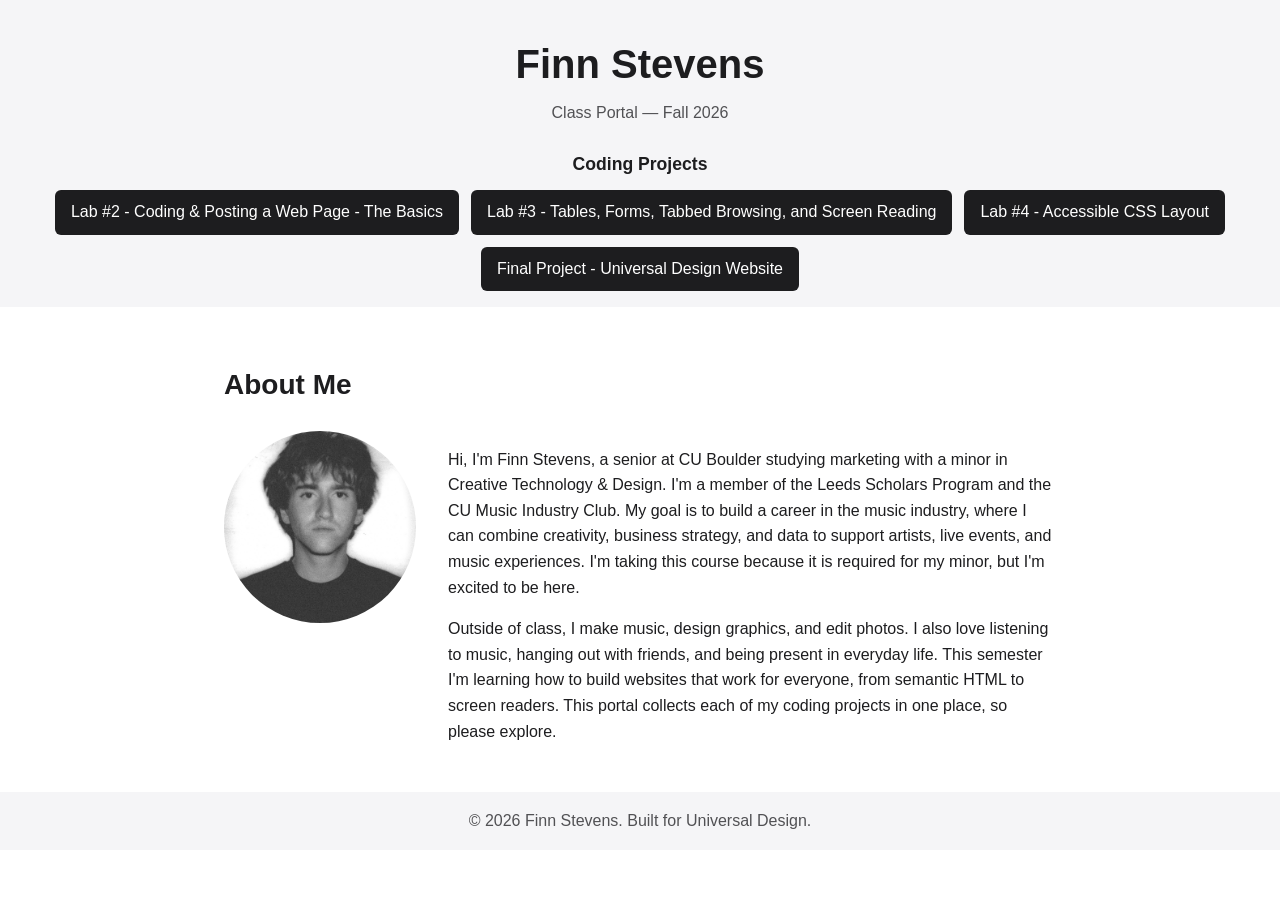
<file: index.html>
<!DOCTYPE html>
<html lang="en">
<head>
  <meta charset="utf-8">
  <meta name="viewport" content="width=device-width, initial-scale=1">
  <title>Finn Stevens | Class Portal, Fall 2026</title>
  <style>
    body {
      margin: 0;
      background-color: #ffffff;
      color: #1d1d1f;
      font-family: Arial, Helvetica, sans-serif;
      line-height: 1.6;
    }

    .skip-link {
      position: absolute;
      top: -4rem;
      left: 0;
      background-color: #1d1d1f;
      color: #ffffff;
      padding: 0.75rem 1.25rem;
    }
    .skip-link:focus {
      top: 0;
    }

    a { color: #1d1d1f; }
    a:focus { outline: 3px solid #1d1d1f; outline-offset: 3px; }

    header {
      background-color: #f5f5f7;
      text-align: center;
      padding: 2rem 1rem 1rem;
    }
    h1 { font-size: 2.5rem; margin: 0; }
    header p { color: #515154; margin: 0.25rem 0 1.5rem; }

    nav h2 { font-size: 1.1rem; margin: 0 0 0.75rem; }
    nav ul {
      display: flex;
      flex-wrap: wrap;
      justify-content: center;
      gap: 0.75rem;
      list-style: none;
      margin: 0;
      padding: 0;
    }
    nav a {
      display: block;
      background-color: #1d1d1f;
      color: #ffffff;
      text-decoration: none;
      padding: 0.6rem 1rem;
      border-radius: 6px;
    }
    nav a:hover { background-color: #515154; }
    nav a:focus { outline: 3px solid #1d1d1f; outline-offset: 3px; }

    main {
      max-width: 52rem;
      margin: 0 auto;
      padding: 2rem 1rem;
    }
    h2 { font-size: 1.75rem; }

    .about {
      display: grid;
      grid-template-columns: 12rem 1fr;
      gap: 2rem;
      align-items: start;
    }
    .about img {
      width: 100%;
      height: auto;
      aspect-ratio: 1 / 1;
      object-fit: cover;
      border-radius: 50%;
    }

    footer {
      background-color: #f5f5f7;
      color: #515154;
      text-align: center;
      padding: 1rem;
    }
    footer p { margin: 0; }

    @media (max-width: 40rem) {
      .about {
        grid-template-columns: 1fr;
      }
      .about img {
        max-width: 10rem;
        margin: 0 auto;
      }
    }
  </style>
</head>
<body>
  <a class="skip-link" href="#main">Skip to main content</a>

  <header>
    <h1>Finn Stevens</h1>
    <p>Class Portal &mdash; Fall 2026</p>

    <nav aria-labelledby="projects-heading">
      <h2 id="projects-heading">Coding Projects</h2>
      <ul>
        <li><a href="semantic-html5/index.html">Lab #2 - Coding &amp; Posting a Web Page - The Basics</a></li>
        <li><a href="5/index.html">Lab #3 - Tables, Forms, Tabbed Browsing, and Screen Reading</a></li>
        <li><a href="lab-4/index.html">Lab #4 - Accessible CSS Layout</a></li>
        <li><a href="final-project/index.html">Final Project - Universal Design Website</a></li>
      </ul>
    </nav>
  </header>

  <main id="main">
    <section aria-labelledby="about-heading">
      <h2 id="about-heading">About Me</h2>
      <div class="about">
        <img src="checkpoint%202/finn.jpg" alt="Black-and-white portrait of Finn Stevens" width="400" height="400">
        <div>
          <p>Hi, I'm Finn Stevens, a senior at CU Boulder studying marketing with a minor in Creative Technology &amp; Design. I'm a member of the Leeds Scholars Program and the CU Music Industry Club. My goal is to build a career in the music industry, where I can combine creativity, business strategy, and data to support artists, live events, and music experiences. I'm taking this course because it is required for my minor, but I'm excited to be here.</p>
          <p>Outside of class, I make music, design graphics, and edit photos. I also love listening to music, hanging out with friends, and being present in everyday life. This semester I'm learning how to build websites that work for everyone, from semantic HTML to screen readers. This portal collects each of my coding projects in one place, so please explore.</p>
        </div>
      </div>
    </section>
  </main>

  <footer>
    <p>&copy; 2026 Finn Stevens. Built for Universal Design.</p>
  </footer>
</body>
</html>
</file>
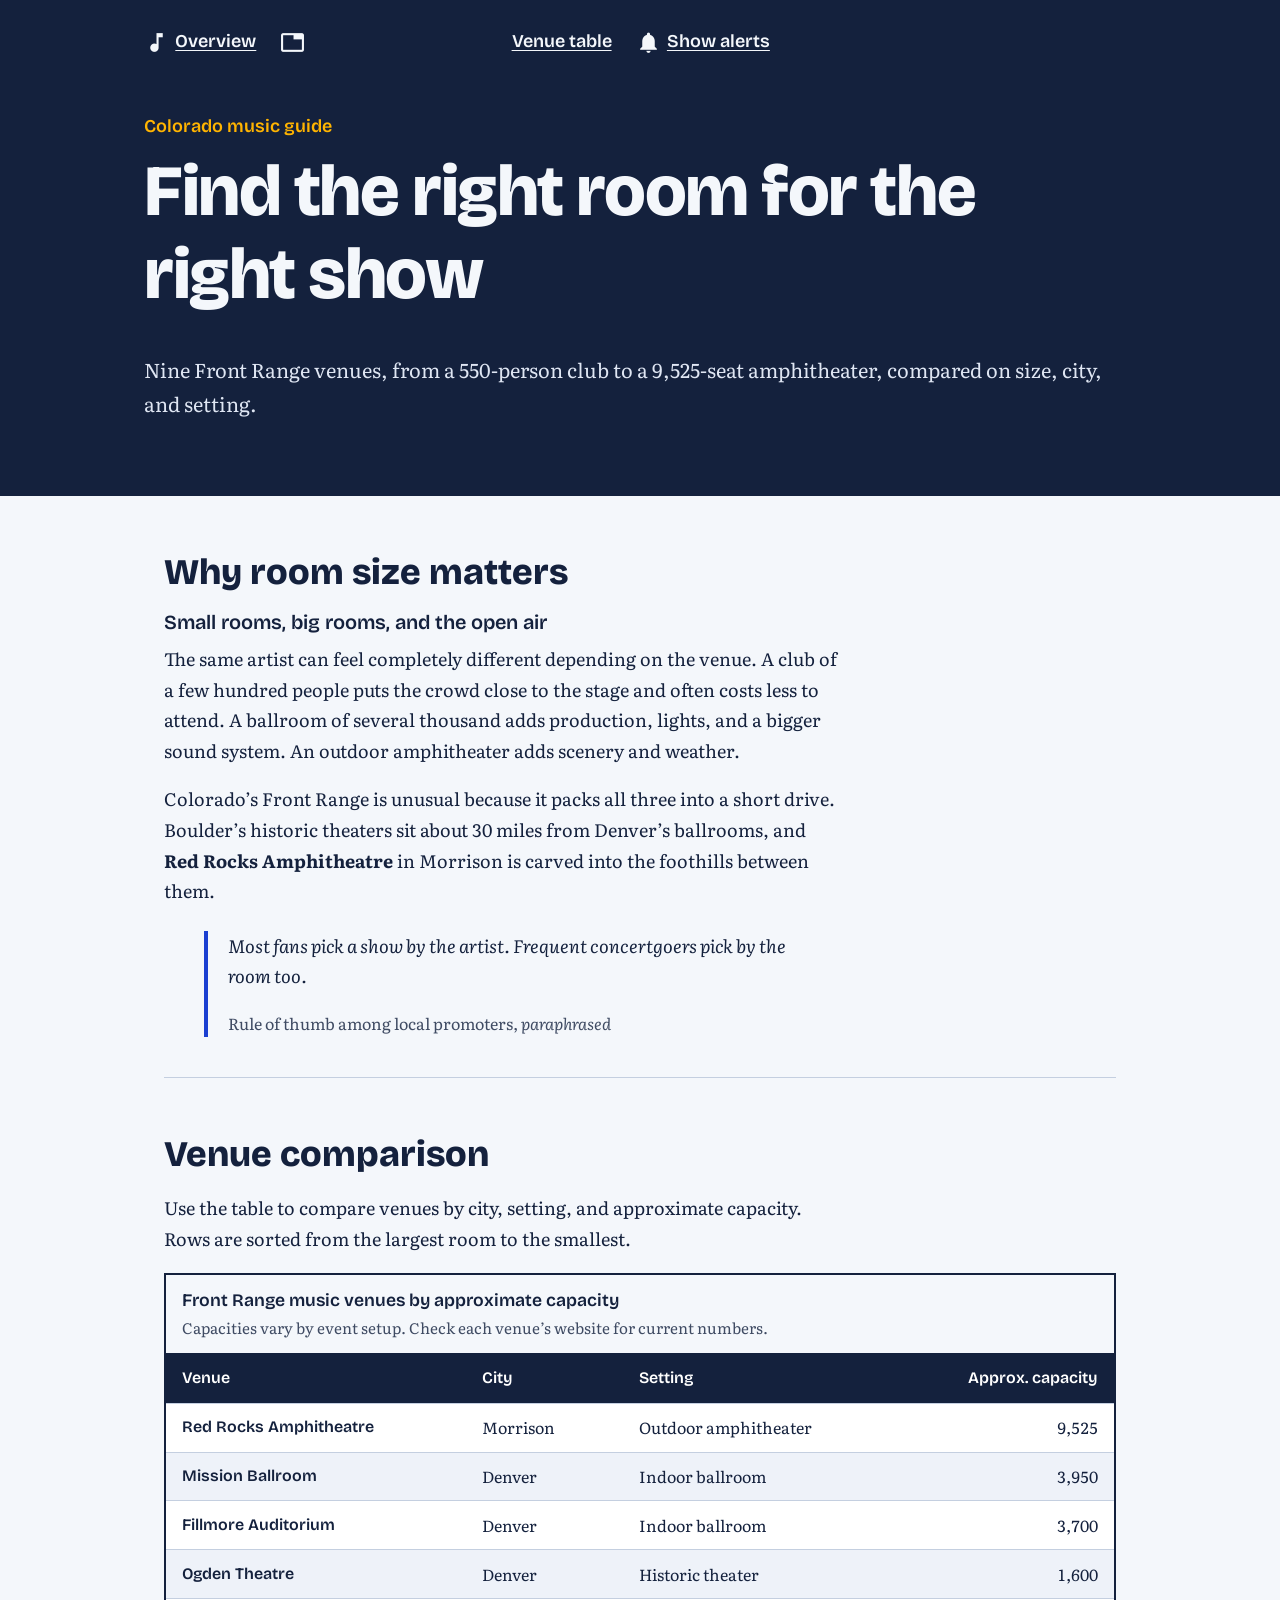
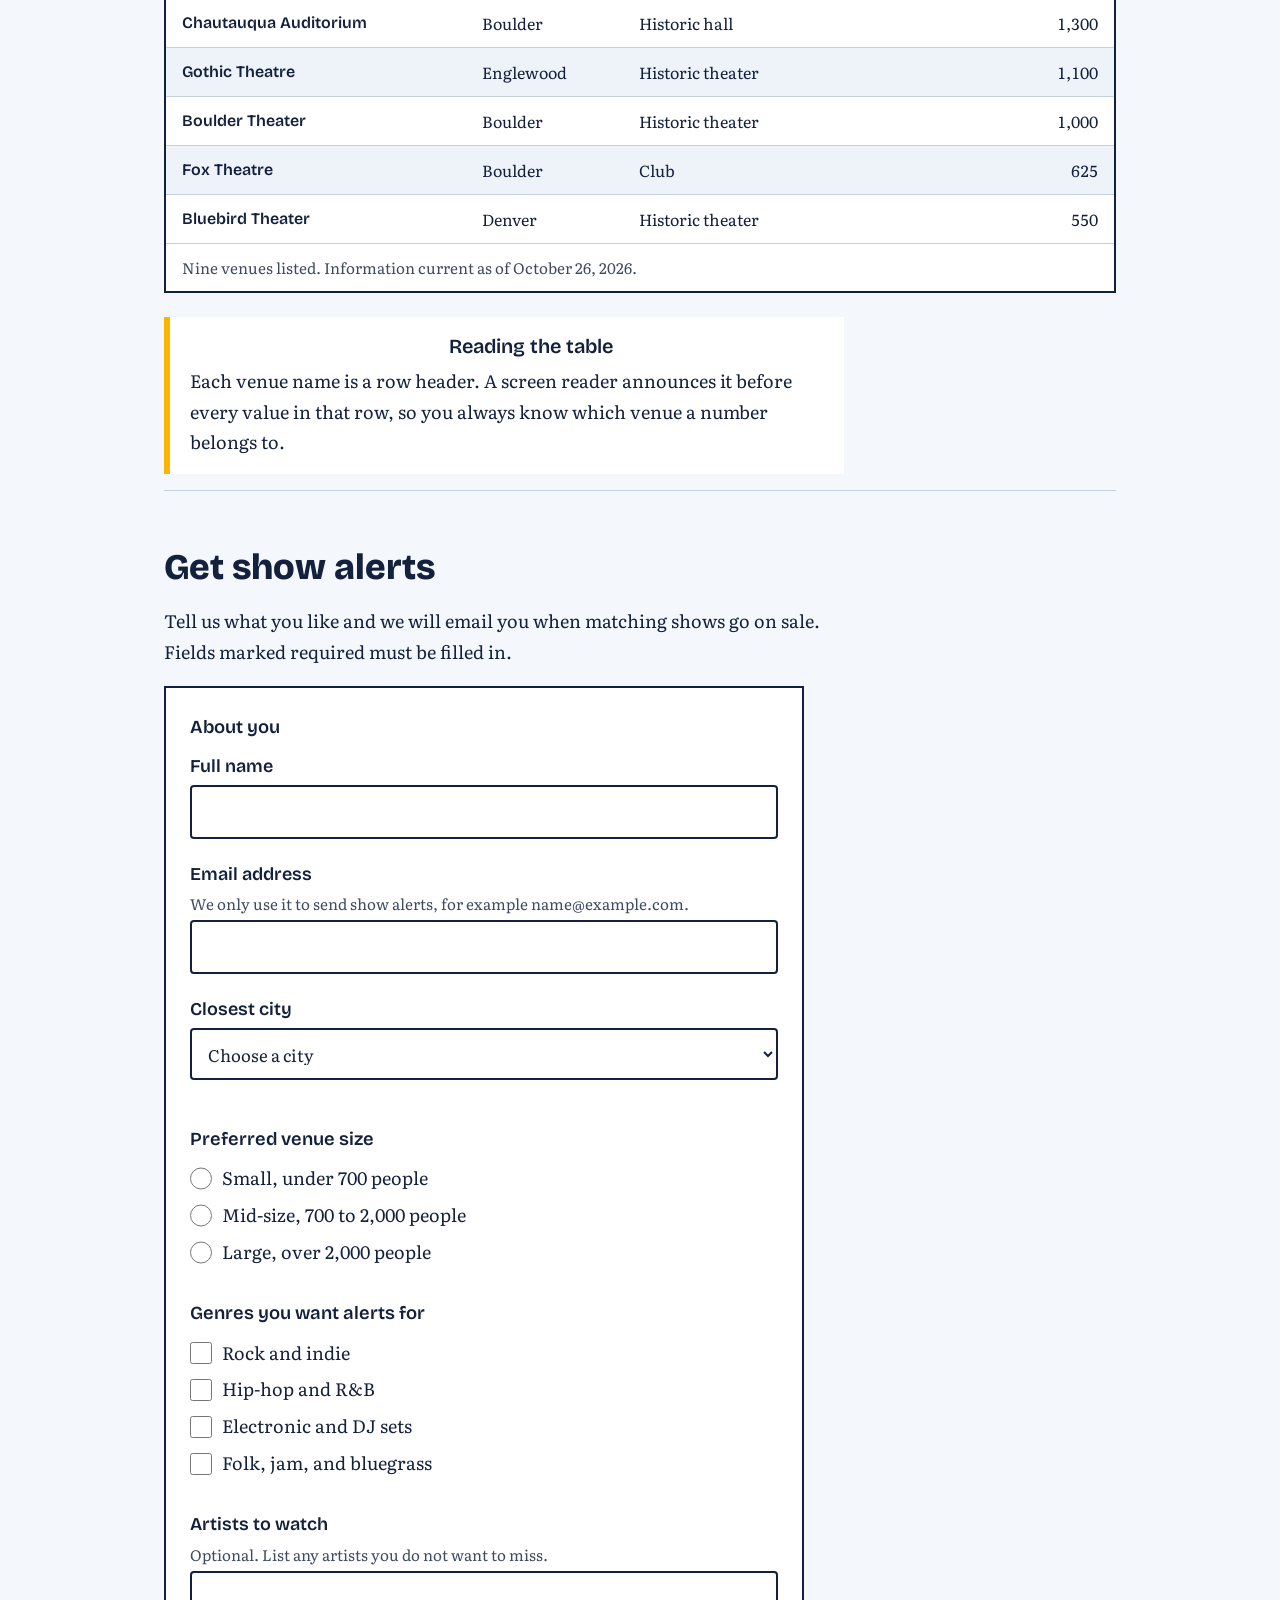
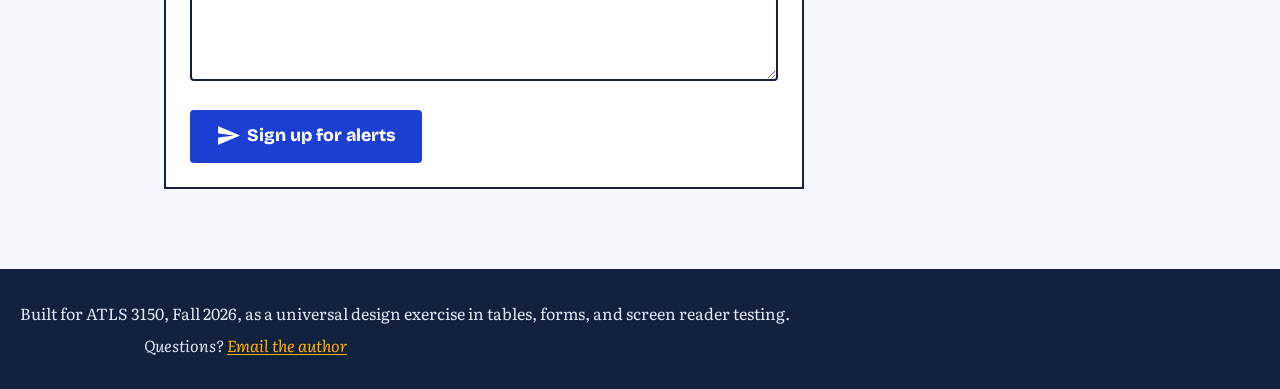
<file: 5/index.html>
<!DOCTYPE html>
<html lang="en">
<head>
<meta charset="utf-8">
<meta name="viewport" content="width=device-width, initial-scale=1">
<title>Front Range Live Music Venues: Capacity Guide and Show Alerts</title>
<meta name="description" content="A compare-at-a-glance table of Colorado Front Range music venues, plus an accessible sign-up form for show alerts.">
<link rel="preconnect" href="https://fonts.googleapis.com">
<link rel="preconnect" href="https://fonts.gstatic.com" crossorigin>
<link href="https://fonts.googleapis.com/css2?family=Bricolage+Grotesque:wght@600;800&amp;family=Literata:ital,wght@0,400;0,600;1,400&amp;display=swap" rel="stylesheet">
<link href="https://fonts.googleapis.com/icon?family=Material+Icons" rel="stylesheet">
<style>
:root {
  --ink: #14213d;
  --paper: #f4f7fb;
  --white: #ffffff;
  --blue: #1b3fd1;
  --amber: #ffb400;
  --line: #c4cfe0;
  --muted: #3f4b63;
  --head: "Bricolage Grotesque", "Helvetica Neue", Arial, sans-serif;
  --body: "Literata", Georgia, "Times New Roman", serif;
}
*, *::before, *::after { box-sizing: border-box; }
html { scroll-padding-top: 1rem; }
body {
  margin: 0;
  background: var(--paper);
  color: var(--ink);
  font-family: var(--body);
  font-size: 1.125rem;
  line-height: 1.7;
}
h1, h2, h3 { font-family: var(--head); line-height: 1.15; margin: 0 0 .5em; }
h1 { font-size: clamp(2.4rem, 7vw, 4.5rem); font-weight: 800; letter-spacing: -.02em; max-width: 16ch; }
h2 { font-size: clamp(1.6rem, 4vw, 2.25rem); font-weight: 800; }
h3 { font-size: 1.25rem; font-weight: 600; }
p { margin: 0 0 1em; max-width: 68ch; }
a { color: var(--blue); text-underline-offset: .15em; }
a:hover { text-decoration-thickness: 3px; }
:focus-visible { outline: 4px solid var(--amber); outline-offset: 3px; }

.material-icons { font-size: 1.4em; vertical-align: -.3em; margin-right: .25em; }

/* Skip navigation: CSS drop-down that appears on keyboard focus */
.skip { position: absolute; top: 0; left: 0; z-index: 100; }
.skip ul { list-style: none; margin: 0; padding: 0; transform: translateY(-120%); background: var(--amber); }
.skip:focus-within ul { transform: translateY(0); }
.skip a { display: block; padding: .75rem 1.25rem; color: var(--ink); font-family: var(--head); font-weight: 600; }
.skip a:focus-visible { outline: 4px solid var(--ink); outline-offset: -4px; }

/* Header */
.site-header { background: var(--ink); color: var(--paper); padding: 1.25rem 1.25rem 3.5rem; }
.site-header > * { max-width: 62rem; margin-inline: auto; }
.site-header nav ul { list-style: none; display: flex; flex-wrap: wrap; gap: .25rem 1.5rem; padding: 0; margin: 0 auto 3rem; }
.site-header nav a { color: var(--paper); font-family: var(--head); font-weight: 600; display: inline-block; padding: .4rem 0; }
.site-header .kicker { font-family: var(--head); font-weight: 600; color: var(--amber); margin: 0 auto .5rem; }
.site-header .lede { font-size: 1.25rem; color: #dfe6f3; }

main { max-width: 62rem; margin: 0 auto; padding: 0 1.25rem; }
main:focus { outline: none; }
main section { padding: 3.5rem 0 1rem; border-bottom: 1px solid var(--line); }
main section:last-of-type { border-bottom: 0; }

/* Table */
.table-wrap { overflow-x: auto; border: 2px solid var(--ink); background: var(--white); }
table { border-collapse: collapse; width: 100%; min-width: 38rem; font-size: 1rem; line-height: 1.4; }
caption { text-align: left; font-family: var(--head); font-weight: 600; font-size: 1.1rem; padding: .9rem 1rem; background: var(--paper); border-bottom: 2px solid var(--ink); }
caption small { display: block; font-family: var(--body); font-weight: 400; font-size: .95rem; color: var(--muted); margin-top: .2rem; }
th, td { padding: .8rem 1rem; text-align: left; border-bottom: 1px solid var(--line); vertical-align: top; }
thead th { background: var(--ink); color: var(--white); font-family: var(--head); font-weight: 600; }
tbody th { font-family: var(--head); font-weight: 600; }
td.num, th.num { text-align: right; font-variant-numeric: tabular-nums; }
tbody tr:nth-child(even) { background: #eef2f9; }
tfoot td { font-size: .95rem; color: var(--muted); border-bottom: 0; }

aside.tip { margin: 1.5rem 0 0; padding: 1rem 1.25rem; border-left: 6px solid var(--amber); background: var(--white); max-width: 68ch; }
aside.tip h3 { margin-bottom: .25em; }
aside.tip p { margin-bottom: 0; }

blockquote { margin: 1.5rem 0; padding: 0 0 0 1.25rem; border-left: 4px solid var(--blue); max-width: 60ch; font-style: italic; }
blockquote footer { font-style: normal; font-size: 1rem; color: var(--muted); }

/* Form */
form { max-width: 40rem; background: var(--white); border: 2px solid var(--ink); padding: 1.5rem; }
fieldset { border: 0; padding: 0; margin: 0 0 1.5rem; min-width: 0; }
legend { font-family: var(--head); font-weight: 600; font-size: 1.15rem; padding: 0; margin-bottom: .5rem; }
.field { margin-bottom: 1.25rem; }
label { display: block; font-family: var(--head); font-weight: 600; margin-bottom: .25rem; }
.hint { display: block; font-size: .95rem; color: var(--muted); margin-bottom: .35rem; line-height: 1.4; }
input[type="text"], input[type="email"], select, textarea {
  width: 100%; font: inherit; font-size: 1.05rem; padding: .65rem .75rem;
  border: 2px solid var(--ink); border-radius: 4px; background: var(--white); color: var(--ink);
}
.choice { display: flex; align-items: center; gap: .6rem; margin-bottom: .4rem; }
.choice input { width: 1.4rem; height: 1.4rem; margin: 0; accent-color: var(--blue); flex: none; }
.choice label { display: inline; font-family: var(--body); font-weight: 400; margin: 0; }
button {
  font-family: var(--head); font-weight: 800; font-size: 1.1rem; cursor: pointer;
  background: var(--blue); color: var(--white); border: 2px solid var(--blue); border-radius: 4px;
  padding: .75rem 1.5rem; min-height: 48px;
}
button:hover { background: var(--ink); border-color: var(--ink); }

.site-footer { background: var(--ink); color: #dfe6f3; margin-top: 4rem; padding: 2rem 1.25rem; font-size: 1rem; line-height: 1.5; }
.site-footer > * { max-width: 62rem; margin-inline: auto; }
.site-footer a { color: var(--amber); }
.site-footer p { max-width: none; margin-bottom: .5rem; }
</style>
</head>
<body>

<nav class="skip" aria-label="Skip links">
  <ul>
    <li><a href="#main">Skip to main content</a></li>
    <li><a href="#venue-table">Skip to venue table</a></li>
    <li><a href="#alerts">Skip to alert sign-up form</a></li>
  </ul>
</nav>

<header class="site-header">
  <nav aria-label="Primary">
    <ul>
      <li><a href="#overview"><span class="material-icons" aria-hidden="true">music_note</span>Overview</a></li>
      <li><a href="#venue-table"><span class="material-icons" aria-hidden="true">table_chart</span>Venue table</a></li>
      <li><a href="#alerts"><span class="material-icons" aria-hidden="true">notifications</span>Show alerts</a></li>
    </ul>
  </nav>
  <p class="kicker">Colorado music guide</p>
  <h1>Find the right room for the right show</h1>
  <p class="lede">Nine Front Range venues, from a 550-person club to a 9,525-seat amphitheater, compared on size, city, and setting.</p>
</header>

<main id="main" tabindex="-1">

  <section id="overview" aria-labelledby="overview-title">
    <h2 id="overview-title">Why room size matters</h2>
    <article>
      <h3>Small rooms, big rooms, and the open air</h3>
      <p>The same artist can feel completely different depending on the venue. A club of a few hundred people puts the crowd close to the stage and often costs less to attend. A ballroom of several thousand adds production, lights, and a bigger sound system. An outdoor amphitheater adds scenery and weather.</p>
      <p>Colorado&rsquo;s Front Range is unusual because it packs all three into a short drive. Boulder&rsquo;s historic theaters sit about 30 miles from Denver&rsquo;s ballrooms, and <b>Red Rocks Amphitheatre</b> in Morrison is carved into the foothills between them.</p>
      <figure>
        <blockquote>
          <p>Most fans pick a show by the artist. Frequent concertgoers pick by the room too.</p>
          <footer>Rule of thumb among local promoters, <cite>paraphrased</cite></footer>
        </blockquote>
      </figure>
    </article>
  </section>

  <section id="venue-table" aria-labelledby="table-title">
    <h2 id="table-title">Venue comparison</h2>
    <p>Use the table to compare venues by city, setting, and approximate capacity. Rows are sorted from the largest room to the smallest.</p>
    <div class="table-wrap" role="region" aria-labelledby="venue-caption" tabindex="0">
      <table>
        <caption id="venue-caption">
          Front Range music venues by approximate capacity
          <small>Capacities vary by event setup. Check each venue&rsquo;s website for current numbers.</small>
        </caption>
        <thead>
          <tr>
            <th scope="col">Venue</th>
            <th scope="col">City</th>
            <th scope="col">Setting</th>
            <th scope="col" class="num">Approx. capacity</th>
          </tr>
        </thead>
        <tbody>
          <tr><th scope="row">Red Rocks Amphitheatre</th><td>Morrison</td><td>Outdoor amphitheater</td><td class="num">9,525</td></tr>
          <tr><th scope="row">Mission Ballroom</th><td>Denver</td><td>Indoor ballroom</td><td class="num">3,950</td></tr>
          <tr><th scope="row">Fillmore Auditorium</th><td>Denver</td><td>Indoor ballroom</td><td class="num">3,700</td></tr>
          <tr><th scope="row">Ogden Theatre</th><td>Denver</td><td>Historic theater</td><td class="num">1,600</td></tr>
          <tr><th scope="row">Chautauqua Auditorium</th><td>Boulder</td><td>Historic hall</td><td class="num">1,300</td></tr>
          <tr><th scope="row">Gothic Theatre</th><td>Englewood</td><td>Historic theater</td><td class="num">1,100</td></tr>
          <tr><th scope="row">Boulder Theater</th><td>Boulder</td><td>Historic theater</td><td class="num">1,000</td></tr>
          <tr><th scope="row">Fox Theatre</th><td>Boulder</td><td>Club</td><td class="num">625</td></tr>
          <tr><th scope="row">Bluebird Theater</th><td>Denver</td><td>Historic theater</td><td class="num">550</td></tr>
        </tbody>
        <tfoot>
          <tr><td colspan="4">Nine venues listed. Information current as of <time datetime="2026-10-26">October 26, 2026</time>.</td></tr>
        </tfoot>
      </table>
    </div>
    <aside class="tip" aria-labelledby="tip-title">
      <h3 id="tip-title"><span class="material-icons" aria-hidden="true">lightbulb</span>Reading the table</h3>
      <p>Each venue name is a row header. A screen reader announces it before every value in that row, so you always know which venue a number belongs to.</p>
    </aside>
  </section>

  <section id="alerts" aria-labelledby="alerts-title">
    <h2 id="alerts-title">Get show alerts</h2>
    <p>Tell us what you like and we will email you when matching shows go on sale. Fields marked required must be filled in.</p>
    <form action="#" method="post">
      <fieldset>
        <legend>About you</legend>
        <div class="field">
          <label for="name">Full name</label>
          <input type="text" id="name" name="name" autocomplete="name" required>
        </div>
        <div class="field">
          <label for="email">Email address</label>
          <span class="hint" id="email-hint">We only use it to send show alerts, for example name@example.com.</span>
          <input type="email" id="email" name="email" autocomplete="email" aria-describedby="email-hint" required>
        </div>
        <div class="field">
          <label for="city">Closest city</label>
          <select id="city" name="city" required>
            <option value="">Choose a city</option>
            <option>Boulder</option>
            <option>Denver</option>
            <option>Englewood</option>
            <option>Morrison</option>
          </select>
        </div>
      </fieldset>

      <fieldset>
        <legend>Preferred venue size</legend>
        <div class="choice"><input type="radio" id="size-small" name="size" value="small" required><label for="size-small">Small, under 700 people</label></div>
        <div class="choice"><input type="radio" id="size-mid" name="size" value="mid"><label for="size-mid">Mid-size, 700 to 2,000 people</label></div>
        <div class="choice"><input type="radio" id="size-large" name="size" value="large"><label for="size-large">Large, over 2,000 people</label></div>
      </fieldset>

      <fieldset>
        <legend>Genres you want alerts for</legend>
        <div class="choice"><input type="checkbox" id="g-rock" name="genre" value="rock"><label for="g-rock">Rock and indie</label></div>
        <div class="choice"><input type="checkbox" id="g-hiphop" name="genre" value="hiphop"><label for="g-hiphop">Hip-hop and R&amp;B</label></div>
        <div class="choice"><input type="checkbox" id="g-electronic" name="genre" value="electronic"><label for="g-electronic">Electronic and DJ sets</label></div>
        <div class="choice"><input type="checkbox" id="g-folk" name="genre" value="folk"><label for="g-folk">Folk, jam, and bluegrass</label></div>
      </fieldset>

      <div class="field">
        <label for="artists">Artists to watch</label>
        <span class="hint" id="artists-hint">Optional. List any artists you do not want to miss.</span>
        <textarea id="artists" name="artists" rows="3" aria-describedby="artists-hint"></textarea>
      </div>

      <button type="submit"><span class="material-icons" aria-hidden="true">send</span>Sign up for alerts</button>
    </form>
  </section>

</main>

<footer class="site-footer">
  <p>Built for ATLS 3150, Fall 2026, as a universal design exercise in tables, forms, and screen reader testing.</p>
  <address>Questions? <a href="mailto:finn@example.com">Email the author</a></address>
</footer>

</body>
</html>
</file>
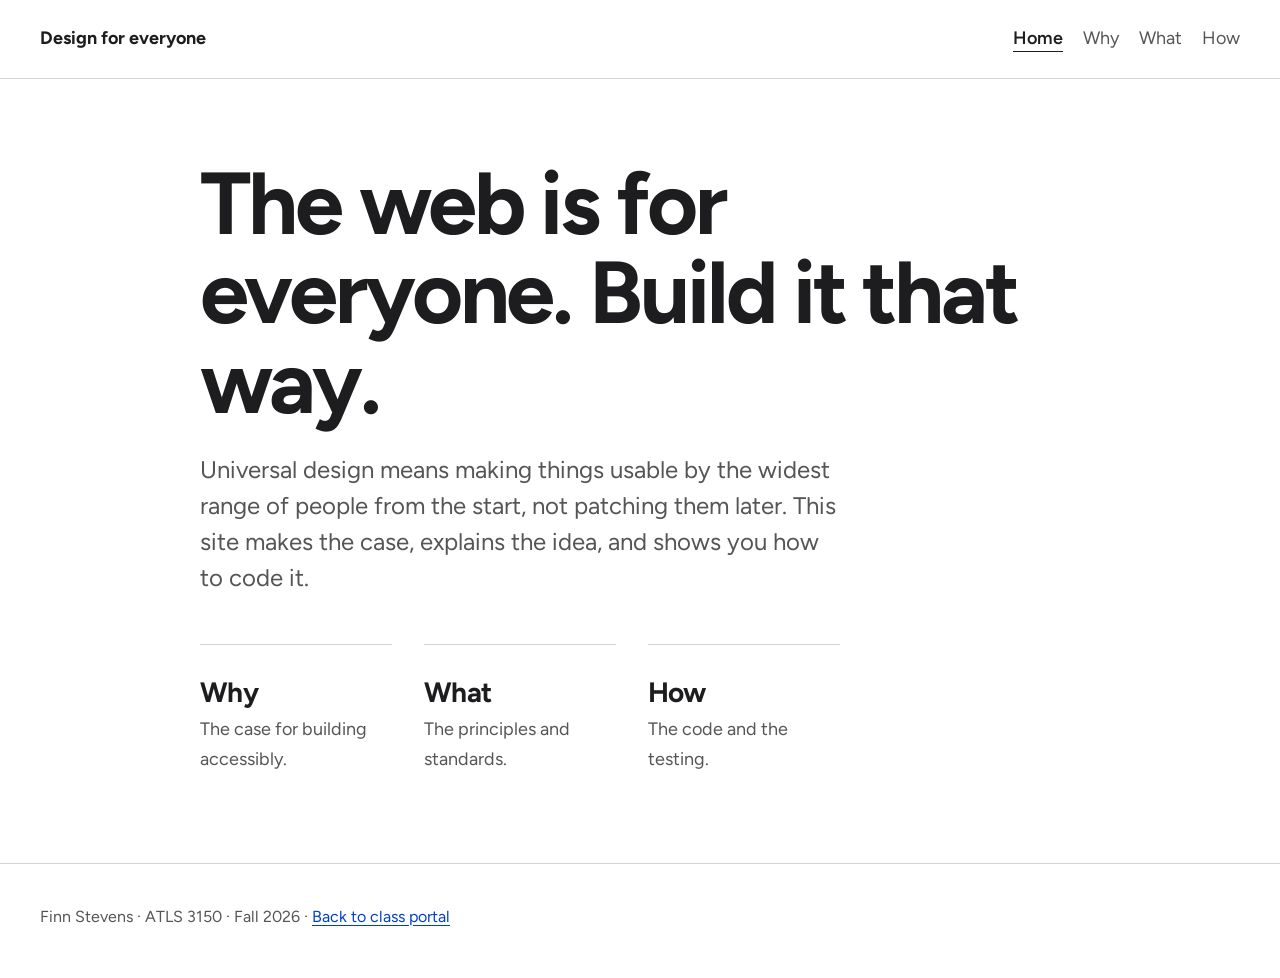
<file: final-project/index.html>
<!DOCTYPE html>
<html lang="en">
<head>
<meta charset="utf-8">
<meta name="viewport" content="width=device-width, initial-scale=1">
<title>Design for everyone</title>
<meta name="description" content="Why universal design matters, what it is, and how to build it into the web.">
<link rel="preconnect" href="https://fonts.googleapis.com">
<link rel="preconnect" href="https://fonts.gstatic.com" crossorigin>
<link href="https://fonts.googleapis.com/css2?family=Figtree:wght@400;600;700&display=swap" rel="stylesheet">
<link rel="stylesheet" href="css/style.css">
</head>
<body>
<a class="skip" href="#main">Skip to main content</a>
<header>
<a class="logo" href="index.html">Design for everyone</a>
<nav aria-label="Main"><ul><li><a href="index.html" aria-current="page">Home</a></li><li><a href="why.html">Why</a></li><li><a href="what.html">What</a></li><li><a href="how.html">How</a></li></ul></nav>
</header>
<main id="main">
<h1>The web is for everyone. Build it that way.</h1>
<p class="lede">Universal design means making things usable by the widest range of people from the start, not patching them later. This site makes the case, explains the idea, and shows you how to code it.</p>
<ul class="paths">
<li><a href="why.html"><strong>Why</strong><span>The case for building accessibly.</span></a></li>
<li><a href="what.html"><strong>What</strong><span>The principles and standards.</span></a></li>
<li><a href="how.html"><strong>How</strong><span>The code and the testing.</span></a></li>
</ul>
</main>
<footer>
<p>Finn Stevens &middot; ATLS 3150 &middot; Fall 2026 &middot; <a href="../index.html">Back to class portal</a></p>
</footer>
</body>
</html>
</file>
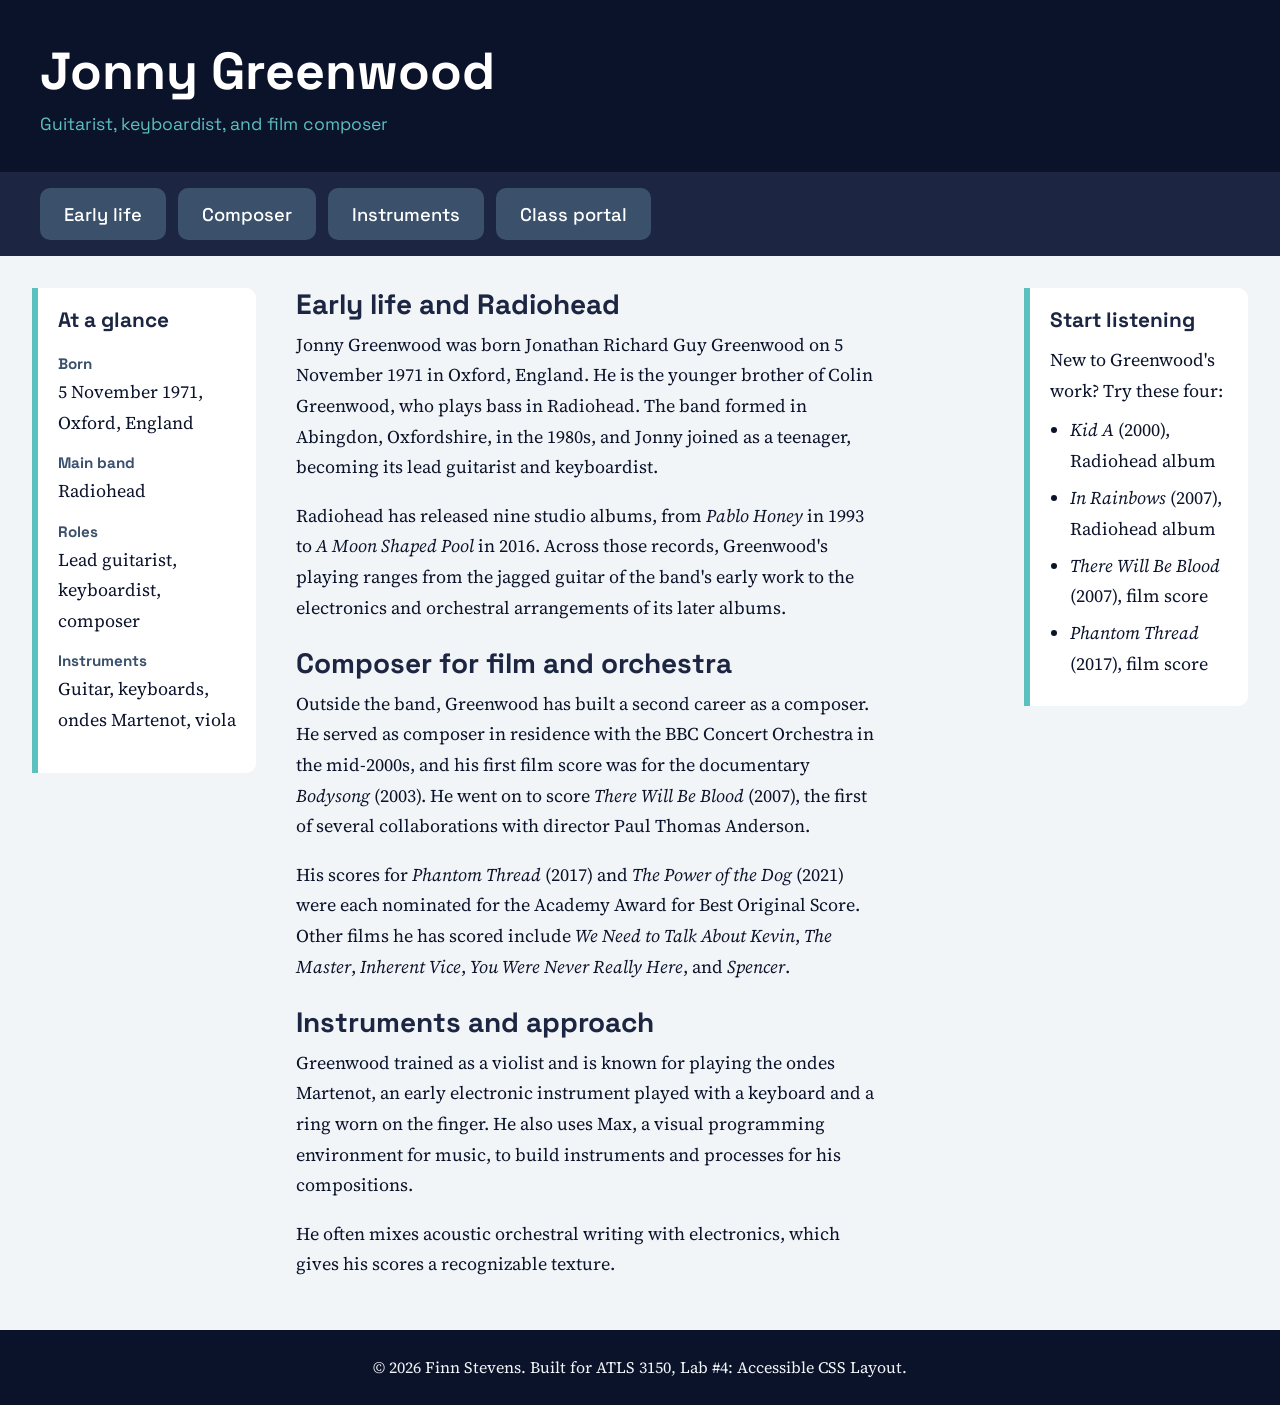
<file: lab-4/index.html>
<!DOCTYPE html>
<html lang="en">
<head>
  <meta charset="utf-8">
  <meta name="viewport" content="width=device-width, initial-scale=1">
  <title>Jonny Greenwood: Guitarist and Composer | Lab #4</title>
  <link rel="preconnect" href="https://fonts.googleapis.com">
  <link rel="preconnect" href="https://fonts.gstatic.com" crossorigin>
  <link href="https://fonts.googleapis.com/css2?family=Source+Serif+4:ital,wght@0,400;0,600;1,400&amp;family=Space+Grotesk:wght@500;700&amp;display=swap" rel="stylesheet">
  <link rel="stylesheet" href="style.css">
</head>
<body>
  <a class="skip-link" href="#main">Skip to main content</a>

  <header>
    <h1>Jonny Greenwood</h1>
    <p>Guitarist, keyboardist, and film composer</p>
  </header>

  <nav aria-label="Page sections">
    <h2 class="visually-hidden">Page navigation</h2>
    <ul>
      <li><a href="#early-life">Early life</a></li>
      <li><a href="#composer">Composer</a></li>
      <li><a href="#instruments">Instruments</a></li>
      <li><a href="../index.html">Class portal</a></li>
    </ul>
  </nav>

  <main id="main">
    <section id="early-life" aria-labelledby="early-life-title">
      <h2 id="early-life-title">Early life and Radiohead</h2>
      <p>Jonny Greenwood was born Jonathan Richard Guy Greenwood on 5 November 1971 in Oxford, England. He is the younger brother of Colin Greenwood, who plays bass in Radiohead. The band formed in Abingdon, Oxfordshire, in the 1980s, and Jonny joined as a teenager, becoming its lead guitarist and keyboardist.</p>
      <p>Radiohead has released nine studio albums, from <cite>Pablo Honey</cite> in 1993 to <cite>A Moon Shaped Pool</cite> in 2016. Across those records, Greenwood's playing ranges from the jagged guitar of the band's early work to the electronics and orchestral arrangements of its later albums.</p>
    </section>

    <section id="composer" aria-labelledby="composer-title">
      <h2 id="composer-title">Composer for film and orchestra</h2>
      <p>Outside the band, Greenwood has built a second career as a composer. He served as composer in residence with the BBC Concert Orchestra in the mid-2000s, and his first film score was for the documentary <cite>Bodysong</cite> (2003). He went on to score <cite>There Will Be Blood</cite> (2007), the first of several collaborations with director Paul Thomas Anderson.</p>
      <p>His scores for <cite>Phantom Thread</cite> (2017) and <cite>The Power of the Dog</cite> (2021) were each nominated for the Academy Award for Best Original Score. Other films he has scored include <cite>We Need to Talk About Kevin</cite>, <cite>The Master</cite>, <cite>Inherent Vice</cite>, <cite>You Were Never Really Here</cite>, and <cite>Spencer</cite>.</p>
    </section>

    <section id="instruments" aria-labelledby="instruments-title">
      <h2 id="instruments-title">Instruments and approach</h2>
      <p>Greenwood trained as a violist and is known for playing the ondes Martenot, an early electronic instrument played with a keyboard and a ring worn on the finger. He also uses Max, a visual programming environment for music, to build instruments and processes for his compositions.</p>
      <p>He often mixes acoustic orchestral writing with electronics, which gives his scores a recognizable texture.</p>
    </section>
  </main>

  <aside class="facts" aria-labelledby="facts-title">
    <h2 id="facts-title">At a glance</h2>
    <dl>
      <dt>Born</dt>
      <dd>5 November 1971, Oxford, England</dd>
      <dt>Main band</dt>
      <dd>Radiohead</dd>
      <dt>Roles</dt>
      <dd>Lead guitarist, keyboardist, composer</dd>
      <dt>Instruments</dt>
      <dd>Guitar, keyboards, ondes Martenot, viola</dd>
    </dl>
  </aside>

  <aside class="listen" aria-labelledby="listen-title">
    <h2 id="listen-title">Start listening</h2>
    <p>New to Greenwood's work? Try these four:</p>
    <ul>
      <li><cite>Kid A</cite> (2000), Radiohead album</li>
      <li><cite>In Rainbows</cite> (2007), Radiohead album</li>
      <li><cite>There Will Be Blood</cite> (2007), film score</li>
      <li><cite>Phantom Thread</cite> (2017), film score</li>
    </ul>
  </aside>

  <footer>
    <p>&copy; 2026 Finn Stevens. Built for ATLS 3150, Lab #4: Accessible CSS Layout.</p>
  </footer>
</body>
</html>
</file>
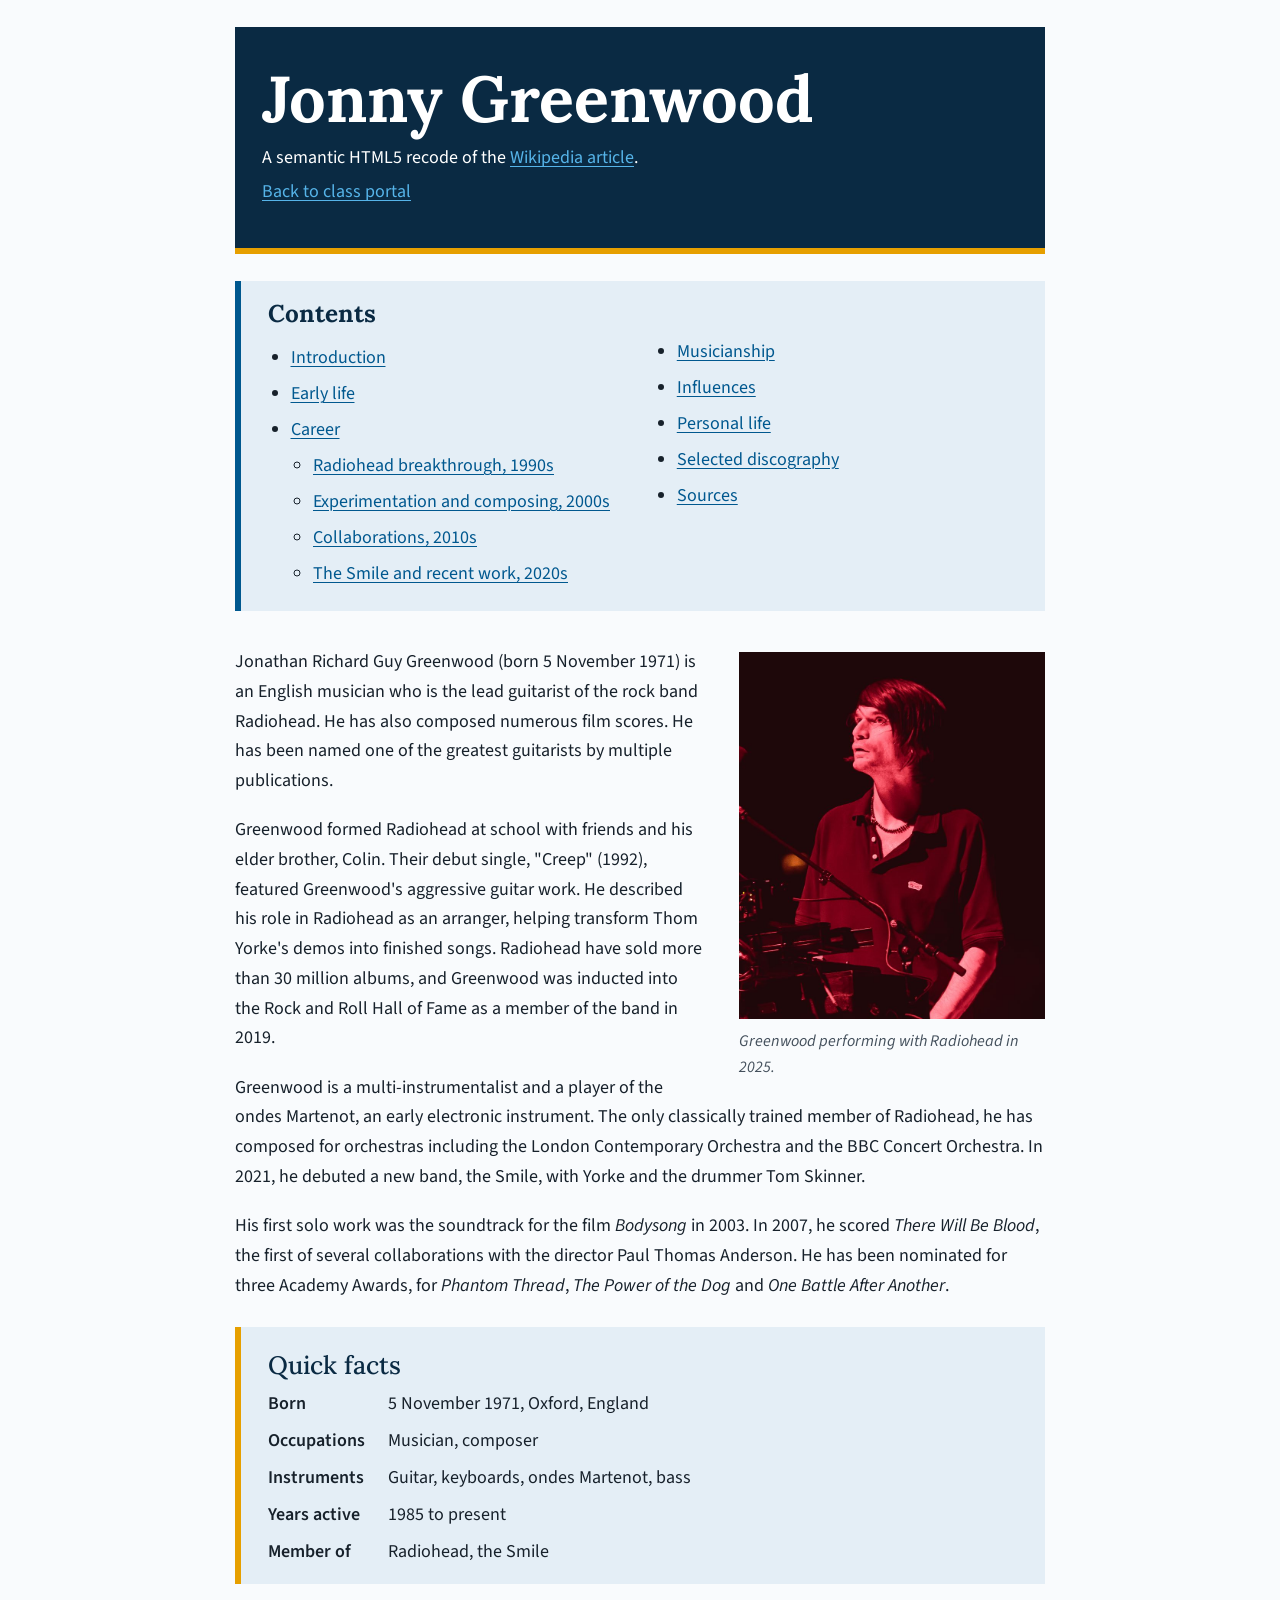
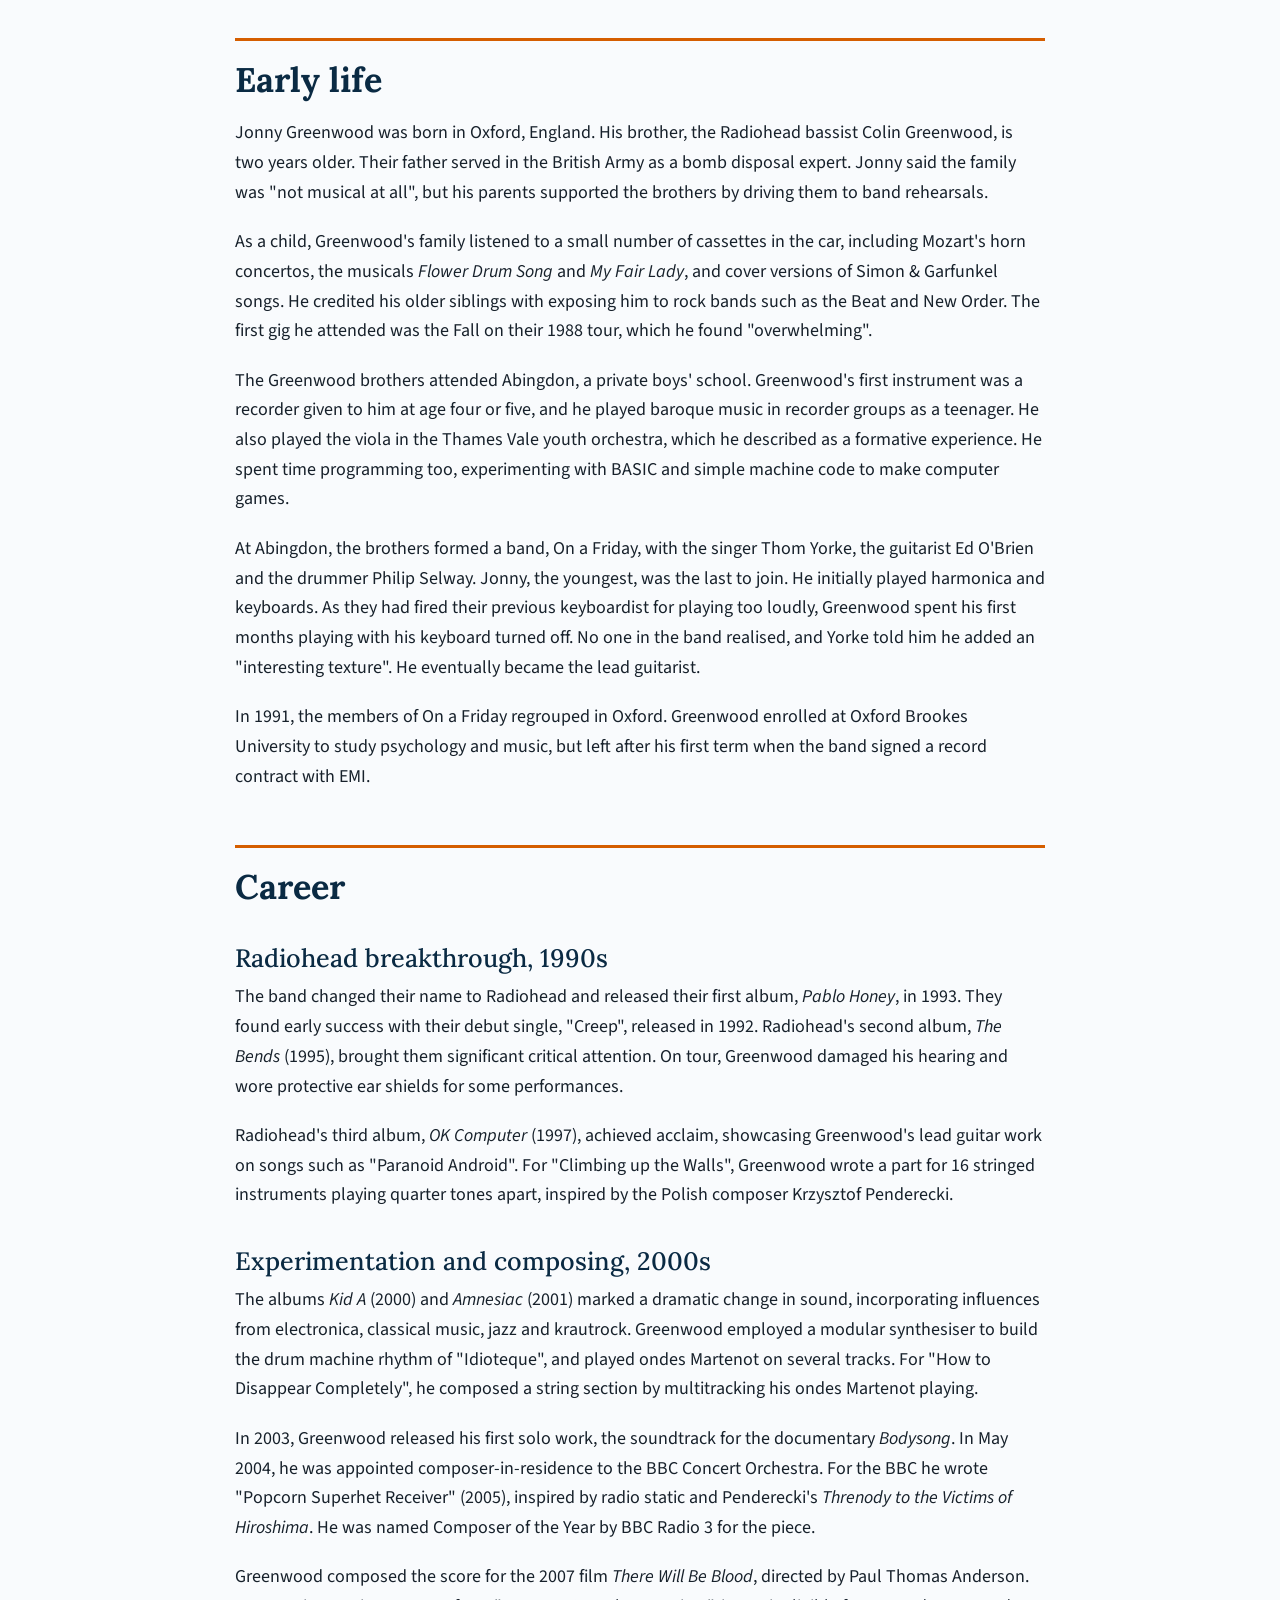
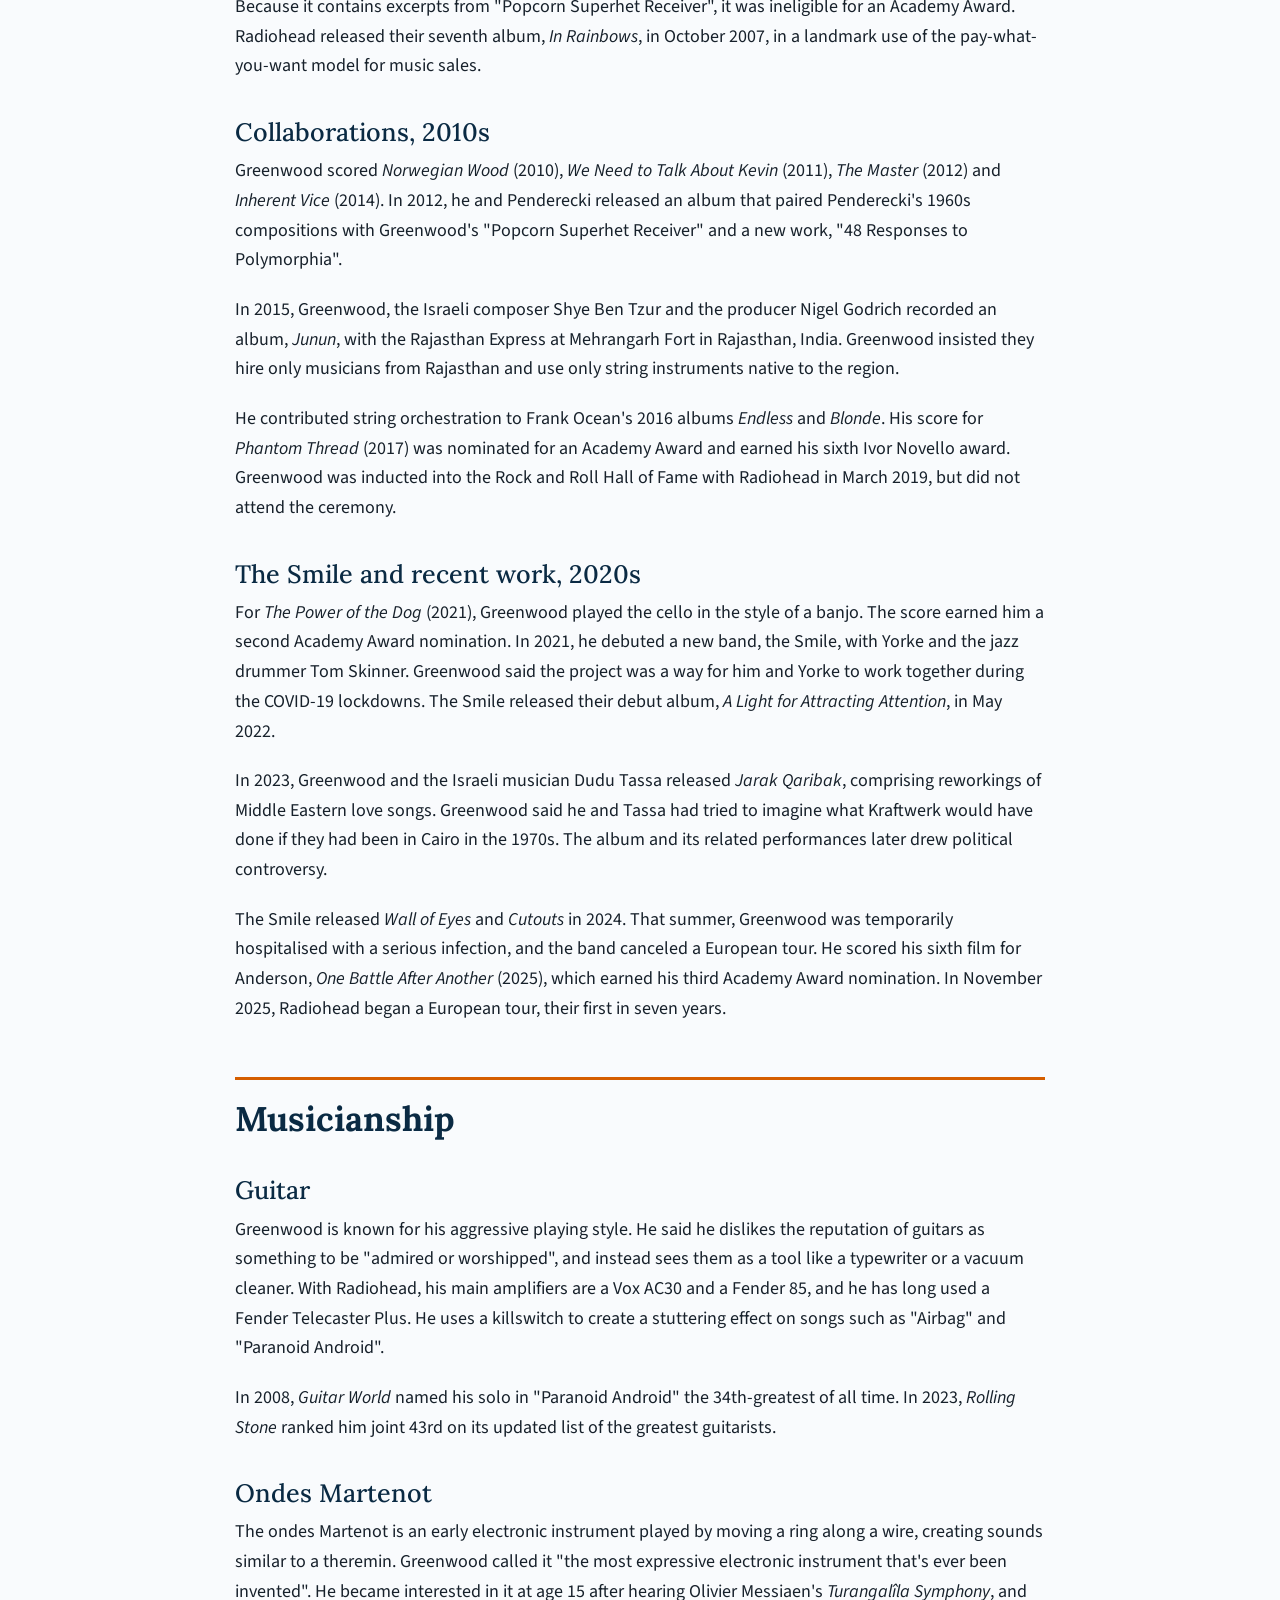
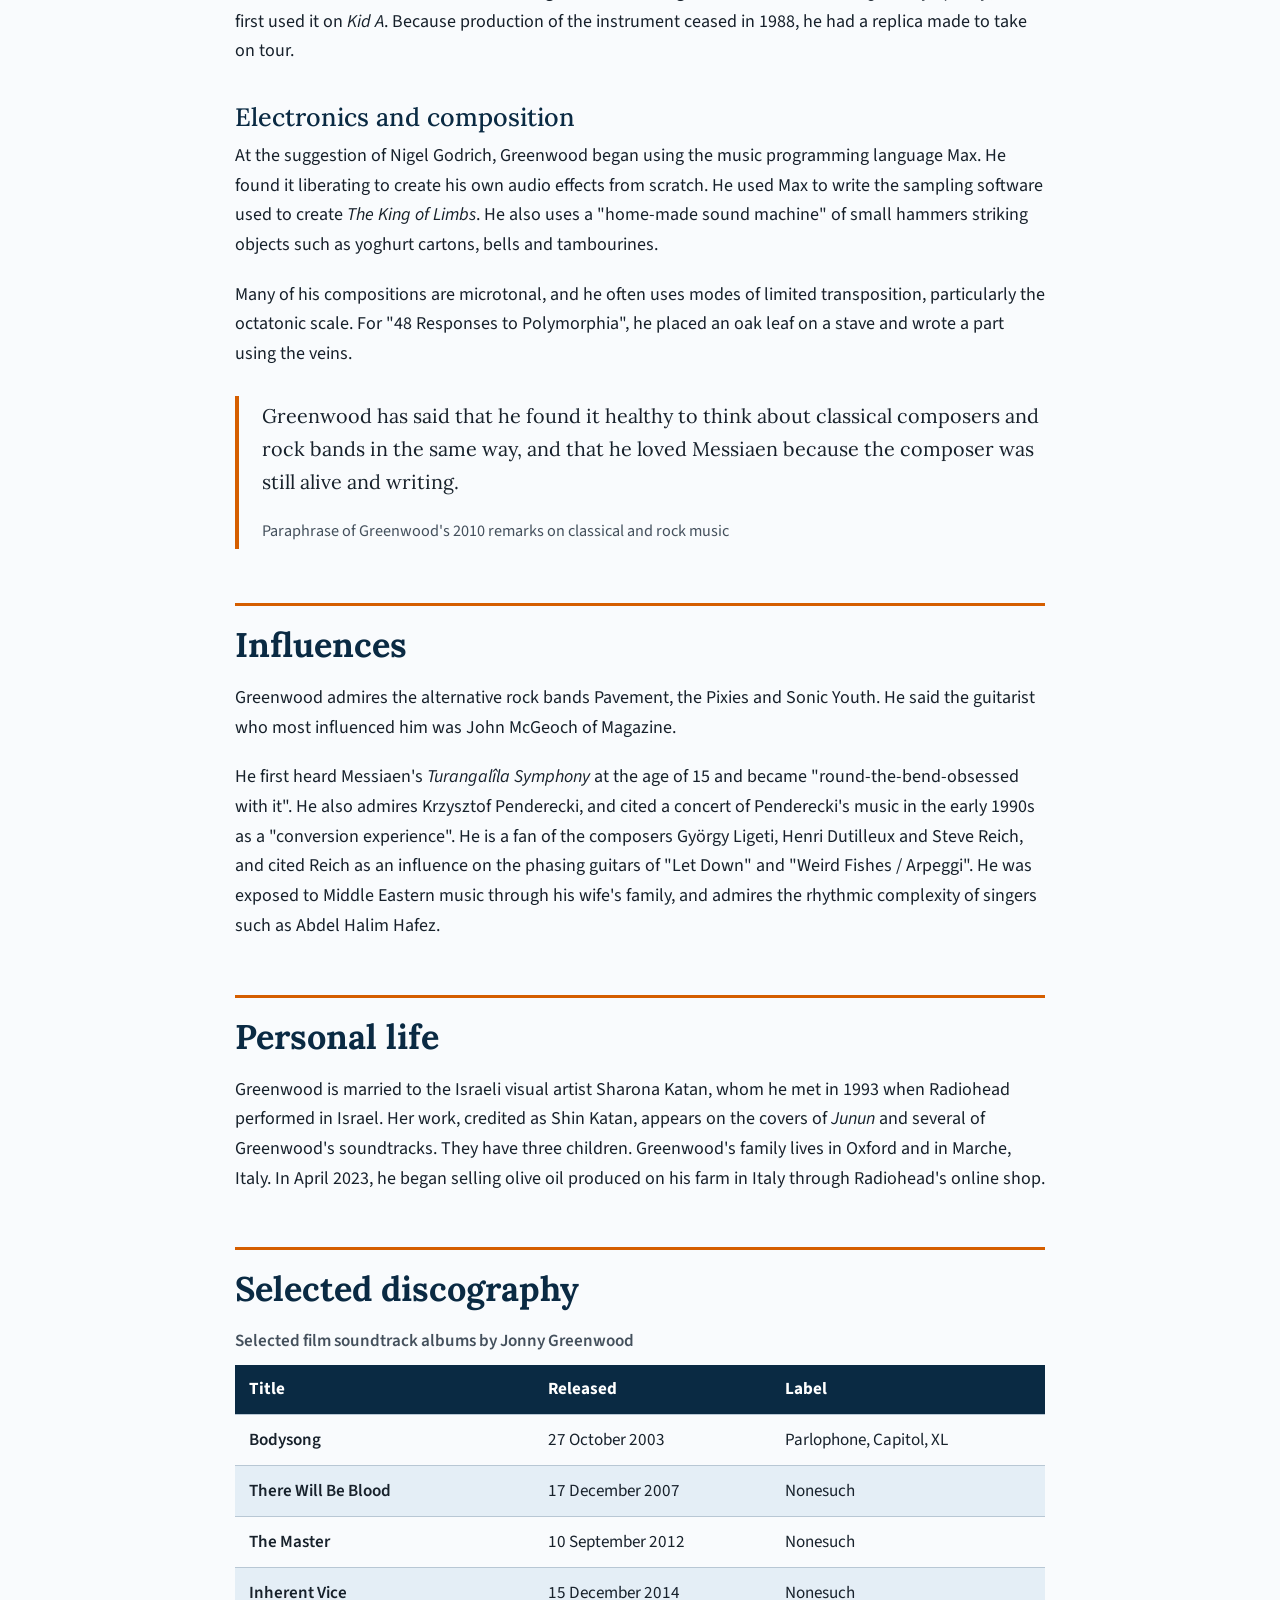
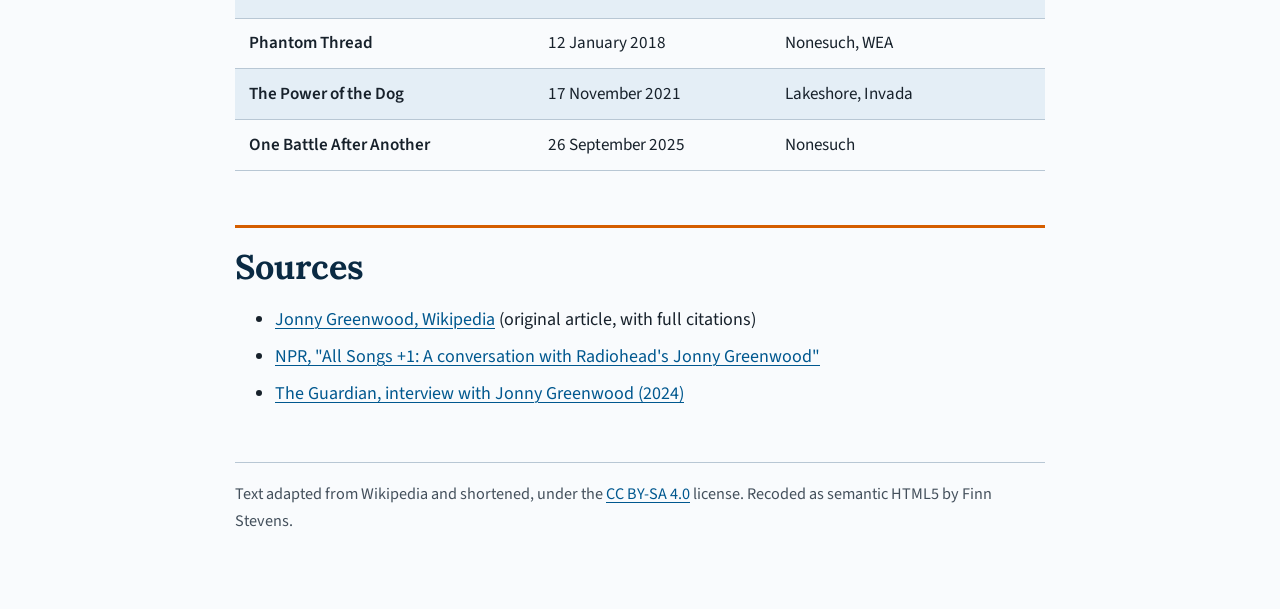
<file: semantic-html5-part-2/index.html>
<!DOCTYPE html>
<html lang="en">
<head>
  <meta charset="utf-8">
  <meta name="viewport" content="width=device-width, initial-scale=1">
  <title>Jonny Greenwood | Semantic HTML5 Recode</title>
  <link rel="preconnect" href="https://fonts.googleapis.com">
  <link rel="preconnect" href="https://fonts.gstatic.com" crossorigin>
  <link href="https://fonts.googleapis.com/css2?family=Lora:wght@500;700&family=Source+Sans+3:ital,wght@0,400;0,600;1,400&display=swap" rel="stylesheet">
  <link rel="stylesheet" href="style.css">
</head>
<body>
  <a class="sr-only skip-link" href="#main">Skip to main content</a>
  <div class="wrapper">
  <header>
    <h1>Jonny Greenwood</h1>
    <p>A semantic HTML5 recode of the <a href="https://en.wikipedia.org/wiki/Jonny_Greenwood">Wikipedia article</a>.</p>
    <p><a href="../index.html">Back to class portal</a></p>
  </header>

  <nav aria-labelledby="toc-heading">
    <h2 id="toc-heading">Contents</h2>
    <ul>
      <li><a href="#intro">Introduction</a></li>
      <li><a href="#early-life">Early life</a></li>
      <li><a href="#career">Career</a>
        <ul>
          <li><a href="#radiohead-1990s">Radiohead breakthrough, 1990s</a></li>
          <li><a href="#experimental-2000s">Experimentation and composing, 2000s</a></li>
          <li><a href="#collaborations-2010s">Collaborations, 2010s</a></li>
          <li><a href="#recent">The Smile and recent work, 2020s</a></li>
        </ul>
      </li>
      <li><a href="#musicianship">Musicianship</a></li>
      <li><a href="#influences">Influences</a></li>
      <li><a href="#personal-life">Personal life</a></li>
      <li><a href="#discography">Selected discography</a></li>
      <li><a href="#sources">Sources</a></li>
    </ul>
  </nav>

  <main id="main">
    <article>
      <section id="intro" aria-labelledby="intro-heading">
        <h2 id="intro-heading" class="sr-only">Introduction</h2>
        <figure>
          <img src="jonny.jpg" alt="Jonny Greenwood performing on stage with Radiohead in 2025" width="800" height="959">
          <figcaption>Greenwood performing with Radiohead in 2025.</figcaption>
        </figure>
        <p>Jonathan Richard Guy Greenwood (born 5 November 1971) is an English musician who is the lead guitarist of the rock band Radiohead. He has also composed numerous film scores. He has been named one of the greatest guitarists by multiple publications.</p>
        <p>Greenwood formed Radiohead at school with friends and his elder brother, Colin. Their debut single, "Creep" (1992), featured Greenwood's aggressive guitar work. He described his role in Radiohead as an arranger, helping transform Thom Yorke's demos into finished songs. Radiohead have sold more than 30 million albums, and Greenwood was inducted into the Rock and Roll Hall of Fame as a member of the band in 2019.</p>
        <p>Greenwood is a multi-instrumentalist and a player of the ondes Martenot, an early electronic instrument. The only classically trained member of Radiohead, he has composed for orchestras including the London Contemporary Orchestra and the BBC Concert Orchestra. In 2021, he debuted a new band, the Smile, with Yorke and the drummer Tom Skinner.</p>
        <p>His first solo work was the soundtrack for the film <cite>Bodysong</cite> in 2003. In 2007, he scored <cite>There Will Be Blood</cite>, the first of several collaborations with the director Paul Thomas Anderson. He has been nominated for three Academy Awards, for <cite>Phantom Thread</cite>, <cite>The Power of the Dog</cite> and <cite>One Battle After Another</cite>.</p>
        <aside aria-labelledby="facts-heading">
          <h3 id="facts-heading">Quick facts</h3>
          <dl>
            <dt>Born</dt>
            <dd>5 November 1971, Oxford, England</dd>
            <dt>Occupations</dt>
            <dd>Musician, composer</dd>
            <dt>Instruments</dt>
            <dd>Guitar, keyboards, ondes Martenot, bass</dd>
            <dt>Years active</dt>
            <dd>1985 to present</dd>
            <dt>Member of</dt>
            <dd>Radiohead, the Smile</dd>
          </dl>
        </aside>
      </section>

      <section id="early-life" aria-labelledby="early-life-heading">
        <h2 id="early-life-heading">Early life</h2>
        <p>Jonny Greenwood was born in Oxford, England. His brother, the Radiohead bassist Colin Greenwood, is two years older. Their father served in the British Army as a bomb disposal expert. Jonny said the family was "not musical at all", but his parents supported the brothers by driving them to band rehearsals.</p>
        <p>As a child, Greenwood's family listened to a small number of cassettes in the car, including Mozart's horn concertos, the musicals <cite>Flower Drum Song</cite> and <cite>My Fair Lady</cite>, and cover versions of Simon &amp; Garfunkel songs. He credited his older siblings with exposing him to rock bands such as the Beat and New Order. The first gig he attended was the Fall on their 1988 tour, which he found "overwhelming".</p>
        <p>The Greenwood brothers attended Abingdon, a private boys' school. Greenwood's first instrument was a recorder given to him at age four or five, and he played baroque music in recorder groups as a teenager. He also played the viola in the Thames Vale youth orchestra, which he described as a formative experience. He spent time programming too, experimenting with BASIC and simple machine code to make computer games.</p>
        <p>At Abingdon, the brothers formed a band, On a Friday, with the singer Thom Yorke, the guitarist Ed O'Brien and the drummer Philip Selway. Jonny, the youngest, was the last to join. He initially played harmonica and keyboards. As they had fired their previous keyboardist for playing too loudly, Greenwood spent his first months playing with his keyboard turned off. No one in the band realised, and Yorke told him he added an "interesting texture". He eventually became the lead guitarist.</p>
        <p>In 1991, the members of On a Friday regrouped in Oxford. Greenwood enrolled at Oxford Brookes University to study psychology and music, but left after his first term when the band signed a record contract with EMI.</p>
      </section>

      <section id="career" aria-labelledby="career-heading">
        <h2 id="career-heading">Career</h2>

        <section id="radiohead-1990s" aria-labelledby="radiohead-1990s-heading">
          <h3 id="radiohead-1990s-heading">Radiohead breakthrough, 1990s</h3>
          <p>The band changed their name to Radiohead and released their first album, <cite>Pablo Honey</cite>, in 1993. They found early success with their debut single, "Creep", released in 1992. Radiohead's second album, <cite>The Bends</cite> (1995), brought them significant critical attention. On tour, Greenwood damaged his hearing and wore protective ear shields for some performances.</p>
          <p>Radiohead's third album, <cite>OK Computer</cite> (1997), achieved acclaim, showcasing Greenwood's lead guitar work on songs such as "Paranoid Android". For "Climbing up the Walls", Greenwood wrote a part for 16 stringed instruments playing quarter tones apart, inspired by the Polish composer Krzysztof Penderecki.</p>
        </section>

        <section id="experimental-2000s" aria-labelledby="experimental-2000s-heading">
          <h3 id="experimental-2000s-heading">Experimentation and composing, 2000s</h3>
          <p>The albums <cite>Kid A</cite> (2000) and <cite>Amnesiac</cite> (2001) marked a dramatic change in sound, incorporating influences from electronica, classical music, jazz and krautrock. Greenwood employed a modular synthesiser to build the drum machine rhythm of "Idioteque", and played ondes Martenot on several tracks. For "How to Disappear Completely", he composed a string section by multitracking his ondes Martenot playing.</p>
          <p>In 2003, Greenwood released his first solo work, the soundtrack for the documentary <cite>Bodysong</cite>. In May 2004, he was appointed composer-in-residence to the BBC Concert Orchestra. For the BBC he wrote "Popcorn Superhet Receiver" (2005), inspired by radio static and Penderecki's <cite>Threnody to the Victims of Hiroshima</cite>. He was named Composer of the Year by BBC Radio 3 for the piece.</p>
          <p>Greenwood composed the score for the 2007 film <cite>There Will Be Blood</cite>, directed by Paul Thomas Anderson. Because it contains excerpts from "Popcorn Superhet Receiver", it was ineligible for an Academy Award. Radiohead released their seventh album, <cite>In Rainbows</cite>, in October 2007, in a landmark use of the pay-what-you-want model for music sales.</p>
        </section>

        <section id="collaborations-2010s" aria-labelledby="collaborations-2010s-heading">
          <h3 id="collaborations-2010s-heading">Collaborations, 2010s</h3>
          <p>Greenwood scored <cite>Norwegian Wood</cite> (2010), <cite>We Need to Talk About Kevin</cite> (2011), <cite>The Master</cite> (2012) and <cite>Inherent Vice</cite> (2014). In 2012, he and Penderecki released an album that paired Penderecki's 1960s compositions with Greenwood's "Popcorn Superhet Receiver" and a new work, "48 Responses to Polymorphia".</p>
          <p>In 2015, Greenwood, the Israeli composer Shye Ben Tzur and the producer Nigel Godrich recorded an album, <cite>Junun</cite>, with the Rajasthan Express at Mehrangarh Fort in Rajasthan, India. Greenwood insisted they hire only musicians from Rajasthan and use only string instruments native to the region.</p>
          <p>He contributed string orchestration to Frank Ocean's 2016 albums <cite>Endless</cite> and <cite>Blonde</cite>. His score for <cite>Phantom Thread</cite> (2017) was nominated for an Academy Award and earned his sixth Ivor Novello award. Greenwood was inducted into the Rock and Roll Hall of Fame with Radiohead in March 2019, but did not attend the ceremony.</p>
        </section>

        <section id="recent" aria-labelledby="recent-heading">
          <h3 id="recent-heading">The Smile and recent work, 2020s</h3>
          <p>For <cite>The Power of the Dog</cite> (2021), Greenwood played the cello in the style of a banjo. The score earned him a second Academy Award nomination. In 2021, he debuted a new band, the Smile, with Yorke and the jazz drummer Tom Skinner. Greenwood said the project was a way for him and Yorke to work together during the COVID-19 lockdowns. The Smile released their debut album, <cite>A Light for Attracting Attention</cite>, in May 2022.</p>
          <p>In 2023, Greenwood and the Israeli musician Dudu Tassa released <cite>Jarak Qaribak</cite>, comprising reworkings of Middle Eastern love songs. Greenwood said he and Tassa had tried to imagine what Kraftwerk would have done if they had been in Cairo in the 1970s. The album and its related performances later drew political controversy.</p>
          <p>The Smile released <cite>Wall of Eyes</cite> and <cite>Cutouts</cite> in 2024. That summer, Greenwood was temporarily hospitalised with a serious infection, and the band canceled a European tour. He scored his sixth film for Anderson, <cite>One Battle After Another</cite> (2025), which earned his third Academy Award nomination. In November 2025, Radiohead began a European tour, their first in seven years.</p>
        </section>
      </section>

      <section id="musicianship" aria-labelledby="musicianship-heading">
        <h2 id="musicianship-heading">Musicianship</h2>
        <section aria-labelledby="guitar-heading">
          <h3 id="guitar-heading">Guitar</h3>
          <p>Greenwood is known for his aggressive playing style. He said he dislikes the reputation of guitars as something to be "admired or worshipped", and instead sees them as a tool like a typewriter or a vacuum cleaner. With Radiohead, his main amplifiers are a Vox AC30 and a Fender 85, and he has long used a Fender Telecaster Plus. He uses a killswitch to create a stuttering effect on songs such as "Airbag" and "Paranoid Android".</p>
          <p>In 2008, <cite>Guitar World</cite> named his solo in "Paranoid Android" the 34th-greatest of all time. In 2023, <cite>Rolling Stone</cite> ranked him joint 43rd on its updated list of the greatest guitarists.</p>
        </section>
        <section aria-labelledby="ondes-heading">
          <h3 id="ondes-heading">Ondes Martenot</h3>
          <p>The ondes Martenot is an early electronic instrument played by moving a ring along a wire, creating sounds similar to a theremin. Greenwood called it "the most expressive electronic instrument that's ever been invented". He became interested in it at age 15 after hearing Olivier Messiaen's <cite>Turangalîla Symphony</cite>, and first used it on <cite>Kid A</cite>. Because production of the instrument ceased in 1988, he had a replica made to take on tour.</p>
        </section>
        <section aria-labelledby="electronics-heading">
          <h3 id="electronics-heading">Electronics and composition</h3>
          <p>At the suggestion of Nigel Godrich, Greenwood began using the music programming language Max. He found it liberating to create his own audio effects from scratch. He used Max to write the sampling software used to create <cite>The King of Limbs</cite>. He also uses a "home-made sound machine" of small hammers striking objects such as yoghurt cartons, bells and tambourines.</p>
          <p>Many of his compositions are microtonal, and he often uses modes of limited transposition, particularly the octatonic scale. For "48 Responses to Polymorphia", he placed an oak leaf on a stave and wrote a part using the veins.</p>
          <blockquote>
            <p>Greenwood has said that he found it healthy to think about classical composers and rock bands in the same way, and that he loved Messiaen because the composer was still alive and writing.</p>
            <footer>Paraphrase of Greenwood's 2010 remarks on classical and rock music</footer>
          </blockquote>
        </section>
      </section>

      <section id="influences" aria-labelledby="influences-heading">
        <h2 id="influences-heading">Influences</h2>
        <p>Greenwood admires the alternative rock bands Pavement, the Pixies and Sonic Youth. He said the guitarist who most influenced him was John McGeoch of Magazine.</p>
        <p>He first heard Messiaen's <cite>Turangalîla Symphony</cite> at the age of 15 and became "round-the-bend-obsessed with it". He also admires Krzysztof Penderecki, and cited a concert of Penderecki's music in the early 1990s as a "conversion experience". He is a fan of the composers György Ligeti, Henri Dutilleux and Steve Reich, and cited Reich as an influence on the phasing guitars of "Let Down" and "Weird Fishes / Arpeggi". He was exposed to Middle Eastern music through his wife's family, and admires the rhythmic complexity of singers such as Abdel Halim Hafez.</p>
      </section>

      <section id="personal-life" aria-labelledby="personal-life-heading">
        <h2 id="personal-life-heading">Personal life</h2>
        <p>Greenwood is married to the Israeli visual artist Sharona Katan, whom he met in 1993 when Radiohead performed in Israel. Her work, credited as Shin Katan, appears on the covers of <cite>Junun</cite> and several of Greenwood's soundtracks. They have three children. Greenwood's family lives in Oxford and in Marche, Italy. In April 2023, he began selling olive oil produced on his farm in Italy through Radiohead's online shop.</p>
      </section>

      <section id="discography" aria-labelledby="discography-heading">
        <h2 id="discography-heading">Selected discography</h2>
        <table>
          <caption>Selected film soundtrack albums by Jonny Greenwood</caption>
          <thead>
            <tr>
              <th scope="col">Title</th>
              <th scope="col">Released</th>
              <th scope="col">Label</th>
            </tr>
          </thead>
          <tbody>
            <tr><th scope="row">Bodysong</th><td>27 October 2003</td><td>Parlophone, Capitol, XL</td></tr>
            <tr><th scope="row">There Will Be Blood</th><td>17 December 2007</td><td>Nonesuch</td></tr>
            <tr><th scope="row">The Master</th><td>10 September 2012</td><td>Nonesuch</td></tr>
            <tr><th scope="row">Inherent Vice</th><td>15 December 2014</td><td>Nonesuch</td></tr>
            <tr><th scope="row">Phantom Thread</th><td>12 January 2018</td><td>Nonesuch, WEA</td></tr>
            <tr><th scope="row">The Power of the Dog</th><td>17 November 2021</td><td>Lakeshore, Invada</td></tr>
            <tr><th scope="row">One Battle After Another</th><td>26 September 2025</td><td>Nonesuch</td></tr>
          </tbody>
        </table>
      </section>

      <section id="sources" aria-labelledby="sources-heading">
        <h2 id="sources-heading">Sources</h2>
        <ul>
          <li><a href="https://en.wikipedia.org/wiki/Jonny_Greenwood">Jonny Greenwood, Wikipedia</a> (original article, with full citations)</li>
          <li><a href="https://www.npr.org/sections/allsongs/2016/08/04/488531531/all-songs-1-a-conversation-with-radioheads-jonny-greenwood">NPR, "All Songs +1: A conversation with Radiohead's Jonny Greenwood"</a></li>
          <li><a href="https://www.theguardian.com/music/article/2024/may/10/jonny-greenwood-im-still-arsing-around-on-instruments-like-when-i-was-a-kid">The Guardian, interview with Jonny Greenwood (2024)</a></li>
        </ul>
      </section>
    </article>
  </main>

  <footer>
    <p>Text adapted from Wikipedia and shortened, under the <a href="https://creativecommons.org/licenses/by-sa/4.0/">CC BY-SA 4.0</a> license. Recoded as semantic HTML5 by Finn Stevens.</p>
  </footer>
  </div>
</body>
</html>
</file>
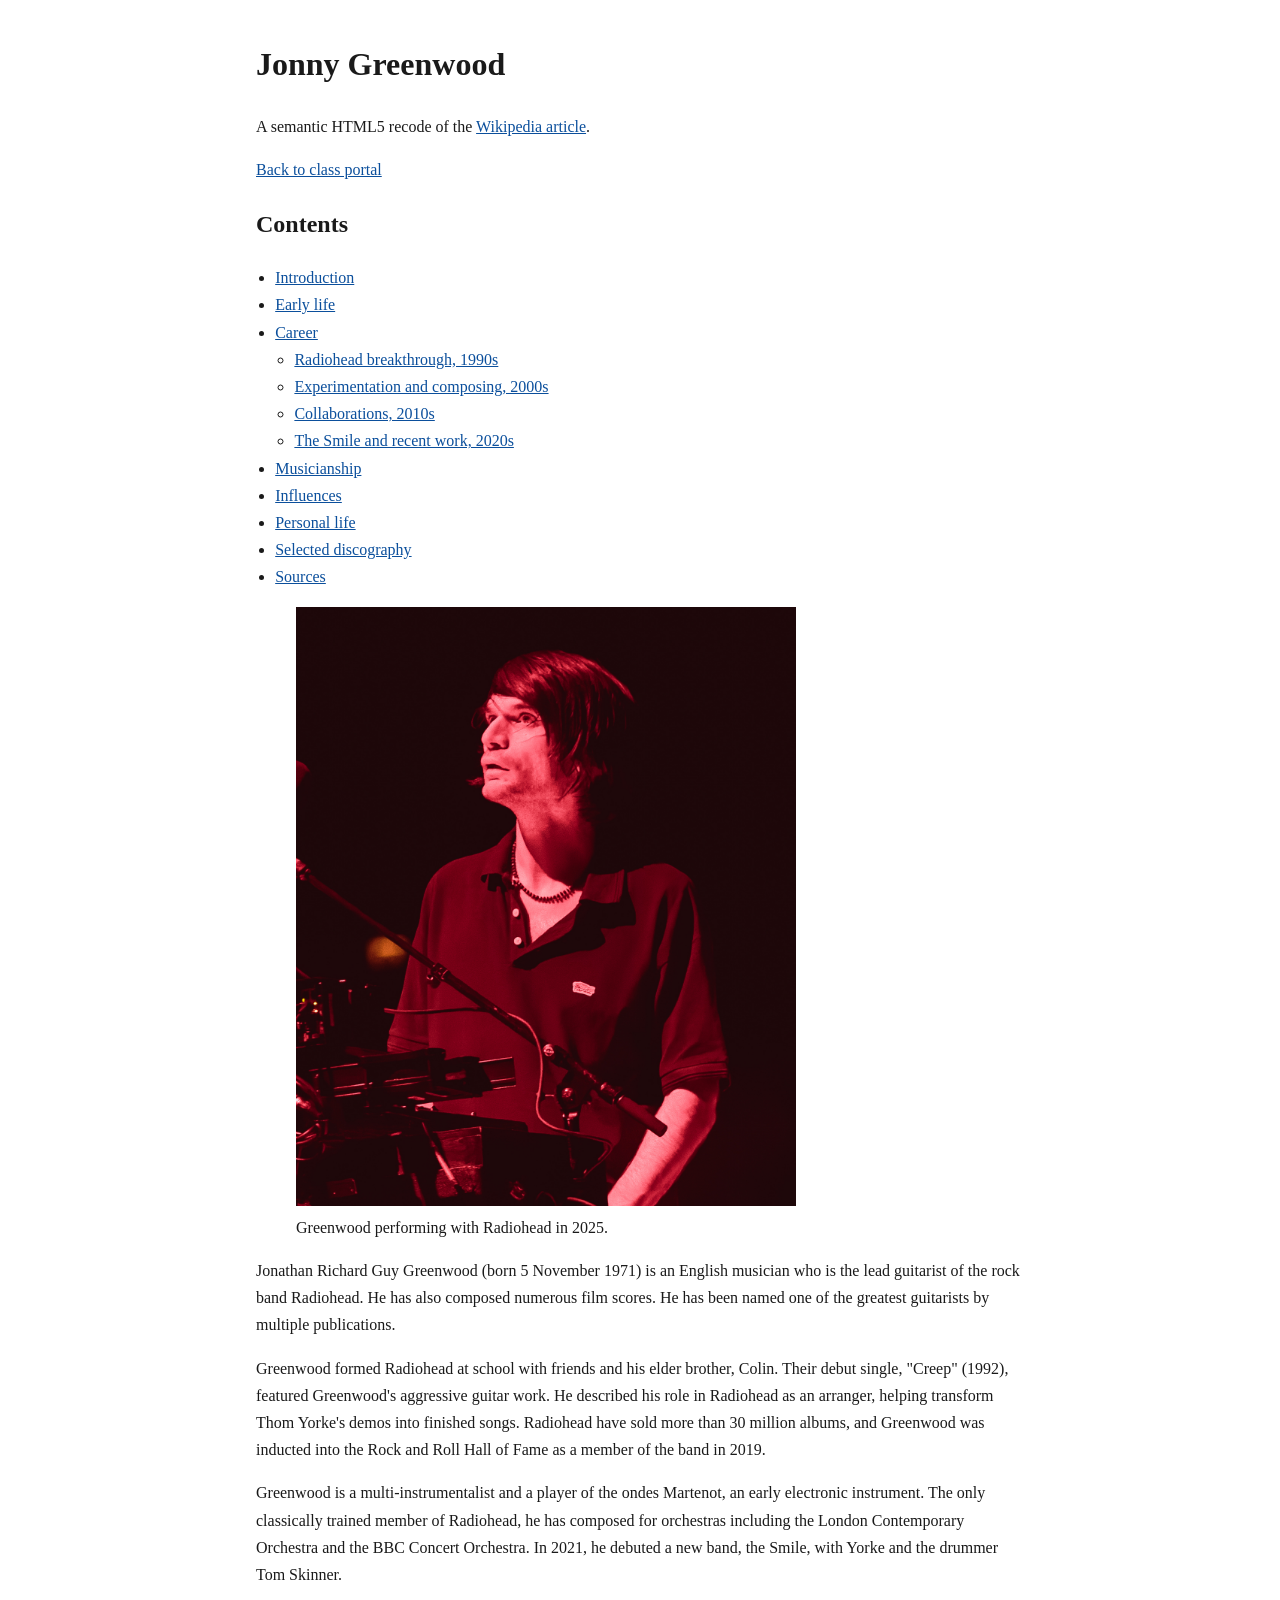
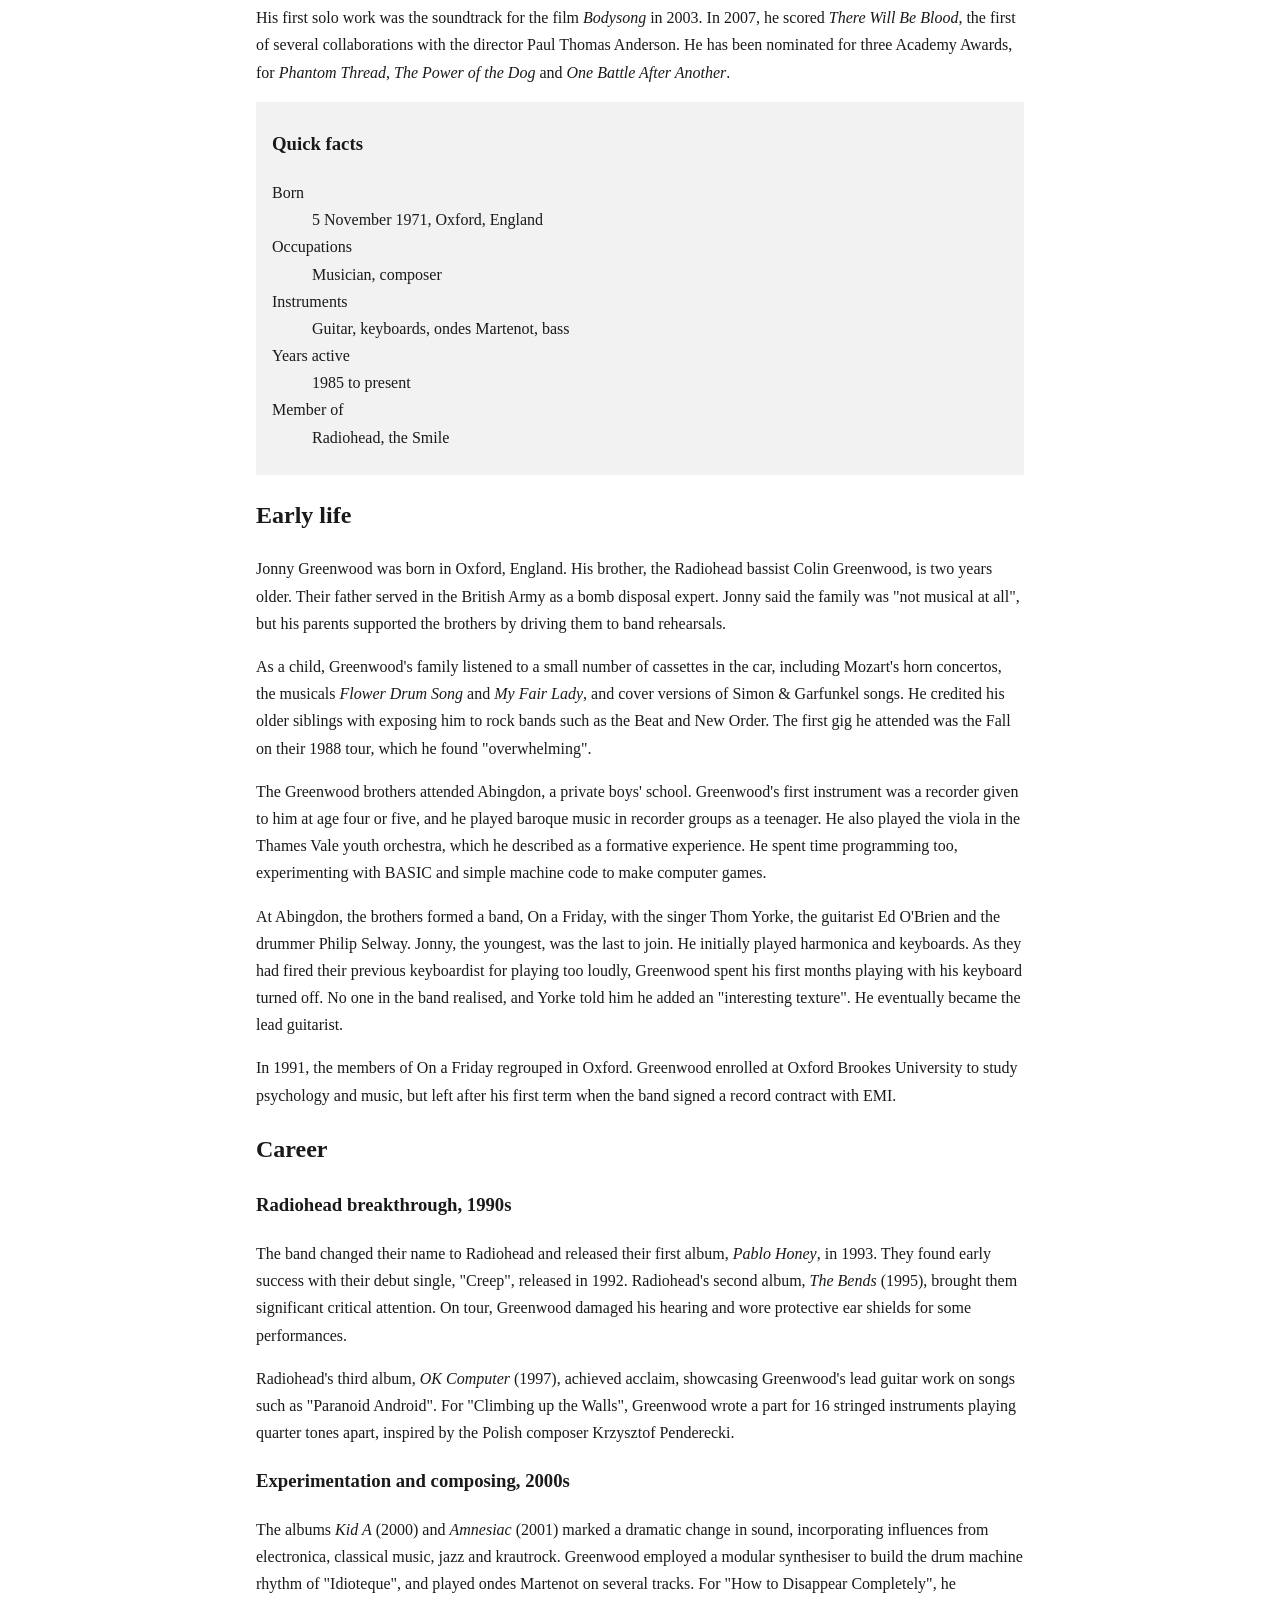
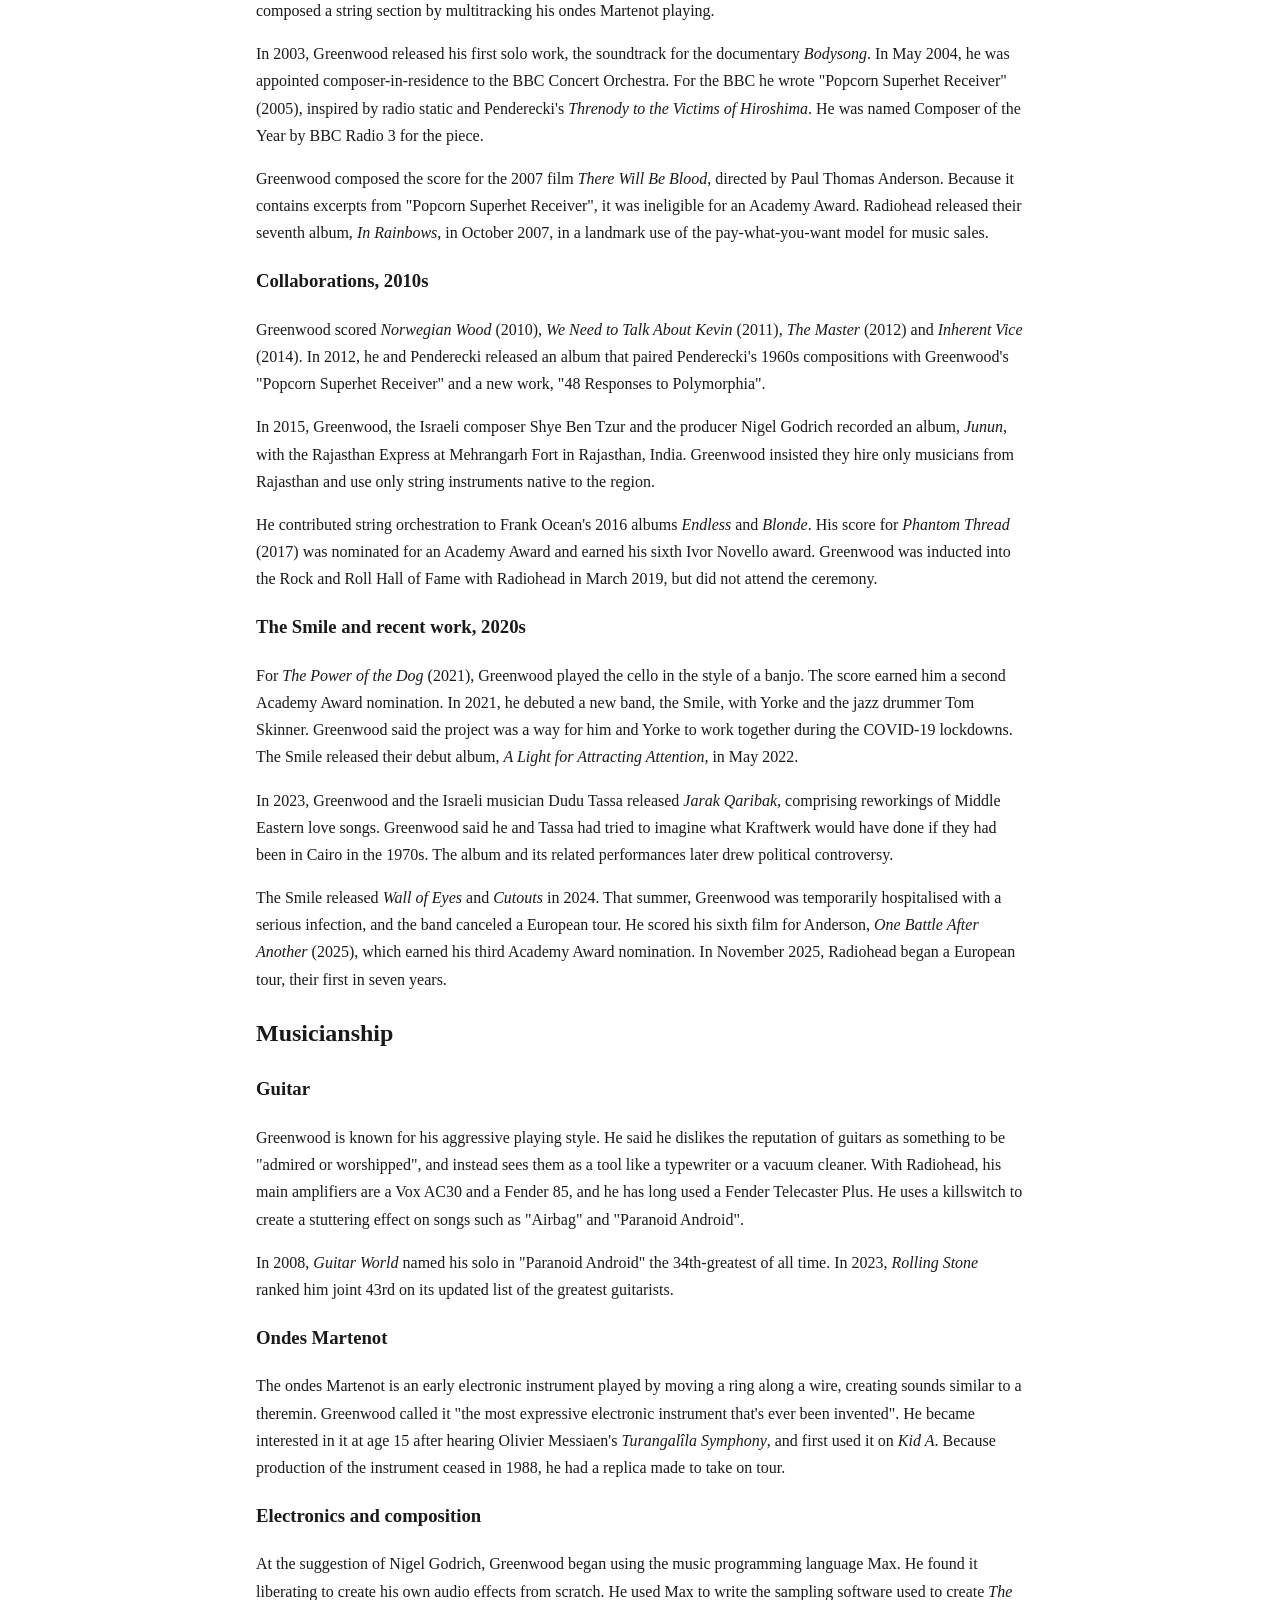
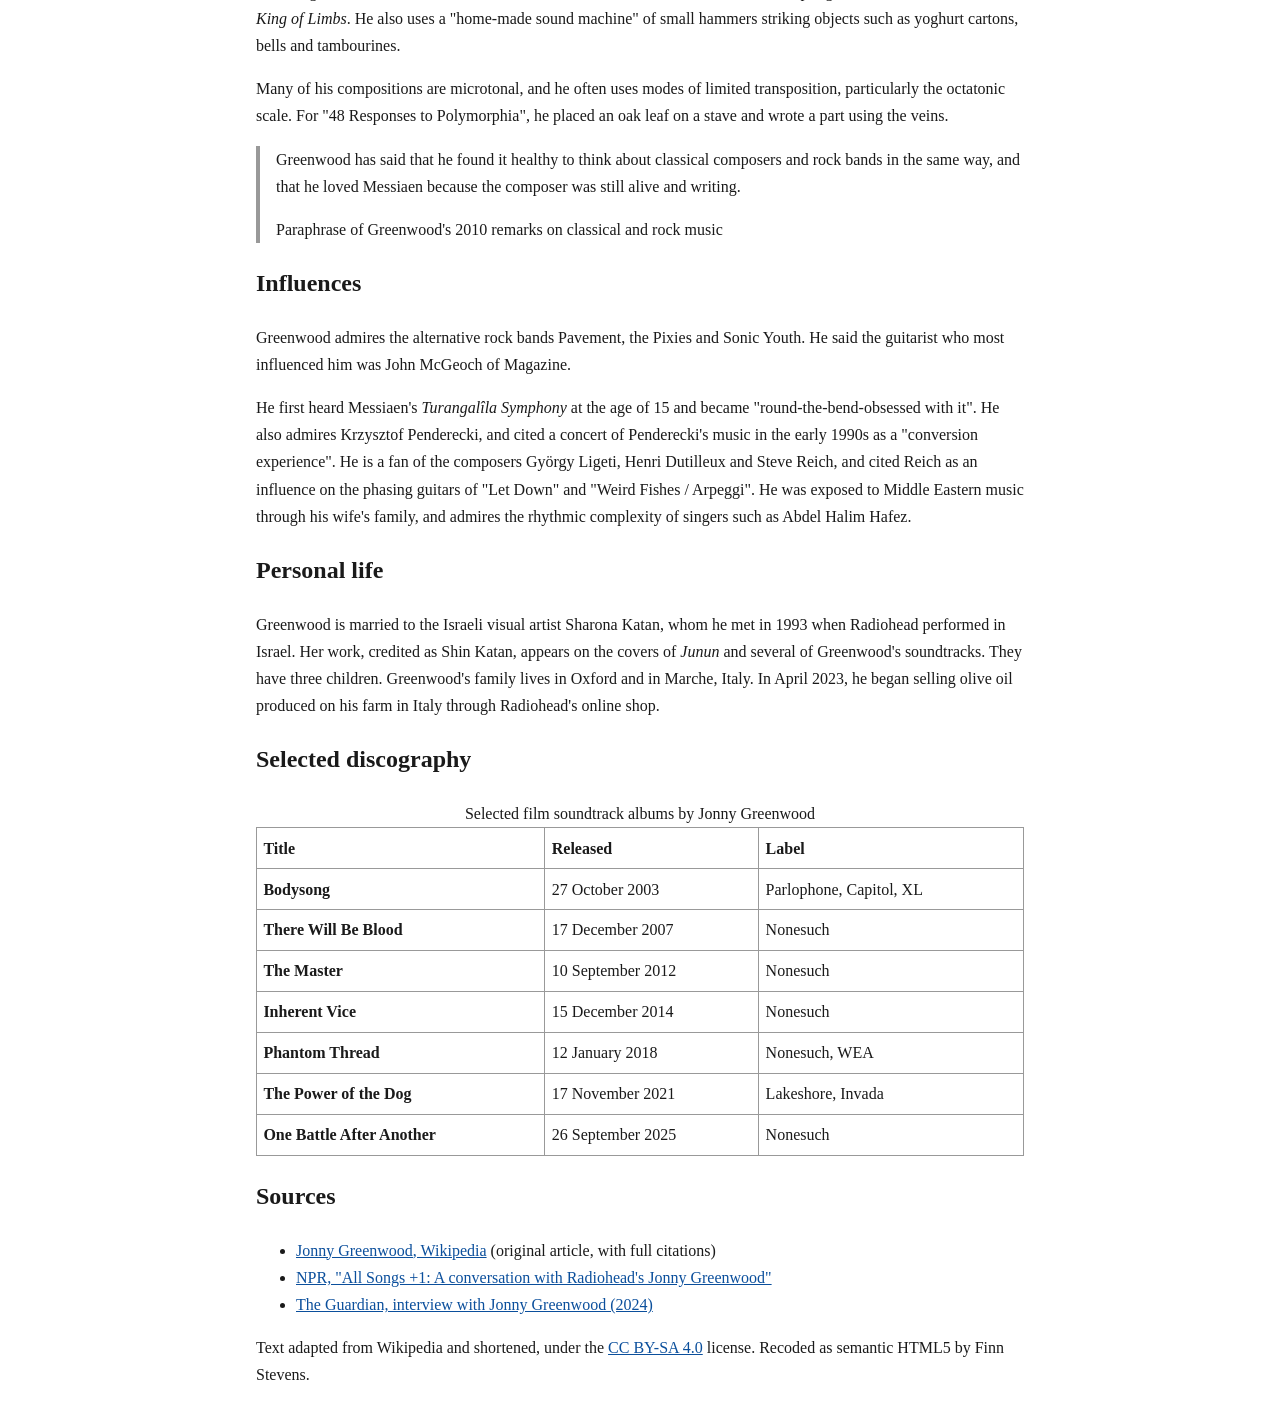
<file: semantic-html5/index.html>
<!DOCTYPE html>
<html lang="en">
<head>
  <meta charset="utf-8">
  <meta name="viewport" content="width=device-width, initial-scale=1">
  <title>Jonny Greenwood | Semantic HTML5 Recode</title>
  <style>
    .sr-only {
      border: 0;
      clip: rect(0, 0, 0, 0);
      height: 1px;
      margin: -1px;
      overflow: hidden;
      padding: 0;
      position: absolute;
      white-space: nowrap;
      width: 1px;
    }
    body { font-family: Georgia, serif; line-height: 1.7; max-width: 48rem; margin: 0 auto; padding: 1rem; color: #1a1a1a; background: #fff; }
    img { max-width: 100%; height: auto; }
    a { color: #0b4f9c; }
    nav ul { padding-left: 1.2rem; }
    table { border-collapse: collapse; width: 100%; }
    th, td { border: 1px solid #999; padding: 0.4rem; text-align: left; }
    blockquote { border-left: 4px solid #999; margin: 1rem 0; padding-left: 1rem; }
    aside { background: #f2f2f2; padding: 0.5rem 1rem; margin: 1rem 0; }
  </style>
</head>
<body>
  <header>
    <h1>Jonny Greenwood</h1>
    <p>A semantic HTML5 recode of the <a href="https://en.wikipedia.org/wiki/Jonny_Greenwood">Wikipedia article</a>.</p>
    <p><a href="../index.html">Back to class portal</a></p>
  </header>

  <nav aria-labelledby="toc-heading">
    <h2 id="toc-heading">Contents</h2>
    <ul>
      <li><a href="#intro">Introduction</a></li>
      <li><a href="#early-life">Early life</a></li>
      <li><a href="#career">Career</a>
        <ul>
          <li><a href="#radiohead-1990s">Radiohead breakthrough, 1990s</a></li>
          <li><a href="#experimental-2000s">Experimentation and composing, 2000s</a></li>
          <li><a href="#collaborations-2010s">Collaborations, 2010s</a></li>
          <li><a href="#recent">The Smile and recent work, 2020s</a></li>
        </ul>
      </li>
      <li><a href="#musicianship">Musicianship</a></li>
      <li><a href="#influences">Influences</a></li>
      <li><a href="#personal-life">Personal life</a></li>
      <li><a href="#discography">Selected discography</a></li>
      <li><a href="#sources">Sources</a></li>
    </ul>
  </nav>

  <main>
    <article>
      <section id="intro" aria-labelledby="intro-heading">
        <h2 id="intro-heading" class="sr-only">Introduction</h2>
        <figure>
          <img src="jonny.jpg" alt="Jonny Greenwood performing on stage with Radiohead in 2025" width="500" height="333">
          <figcaption>Greenwood performing with Radiohead in 2025.</figcaption>
        </figure>
        <p>Jonathan Richard Guy Greenwood (born 5 November 1971) is an English musician who is the lead guitarist of the rock band Radiohead. He has also composed numerous film scores. He has been named one of the greatest guitarists by multiple publications.</p>
        <p>Greenwood formed Radiohead at school with friends and his elder brother, Colin. Their debut single, "Creep" (1992), featured Greenwood's aggressive guitar work. He described his role in Radiohead as an arranger, helping transform Thom Yorke's demos into finished songs. Radiohead have sold more than 30 million albums, and Greenwood was inducted into the Rock and Roll Hall of Fame as a member of the band in 2019.</p>
        <p>Greenwood is a multi-instrumentalist and a player of the ondes Martenot, an early electronic instrument. The only classically trained member of Radiohead, he has composed for orchestras including the London Contemporary Orchestra and the BBC Concert Orchestra. In 2021, he debuted a new band, the Smile, with Yorke and the drummer Tom Skinner.</p>
        <p>His first solo work was the soundtrack for the film <cite>Bodysong</cite> in 2003. In 2007, he scored <cite>There Will Be Blood</cite>, the first of several collaborations with the director Paul Thomas Anderson. He has been nominated for three Academy Awards, for <cite>Phantom Thread</cite>, <cite>The Power of the Dog</cite> and <cite>One Battle After Another</cite>.</p>
        <aside aria-labelledby="facts-heading">
          <h3 id="facts-heading">Quick facts</h3>
          <dl>
            <dt>Born</dt>
            <dd>5 November 1971, Oxford, England</dd>
            <dt>Occupations</dt>
            <dd>Musician, composer</dd>
            <dt>Instruments</dt>
            <dd>Guitar, keyboards, ondes Martenot, bass</dd>
            <dt>Years active</dt>
            <dd>1985 to present</dd>
            <dt>Member of</dt>
            <dd>Radiohead, the Smile</dd>
          </dl>
        </aside>
      </section>

      <section id="early-life" aria-labelledby="early-life-heading">
        <h2 id="early-life-heading">Early life</h2>
        <p>Jonny Greenwood was born in Oxford, England. His brother, the Radiohead bassist Colin Greenwood, is two years older. Their father served in the British Army as a bomb disposal expert. Jonny said the family was "not musical at all", but his parents supported the brothers by driving them to band rehearsals.</p>
        <p>As a child, Greenwood's family listened to a small number of cassettes in the car, including Mozart's horn concertos, the musicals <cite>Flower Drum Song</cite> and <cite>My Fair Lady</cite>, and cover versions of Simon &amp; Garfunkel songs. He credited his older siblings with exposing him to rock bands such as the Beat and New Order. The first gig he attended was the Fall on their 1988 tour, which he found "overwhelming".</p>
        <p>The Greenwood brothers attended Abingdon, a private boys' school. Greenwood's first instrument was a recorder given to him at age four or five, and he played baroque music in recorder groups as a teenager. He also played the viola in the Thames Vale youth orchestra, which he described as a formative experience. He spent time programming too, experimenting with BASIC and simple machine code to make computer games.</p>
        <p>At Abingdon, the brothers formed a band, On a Friday, with the singer Thom Yorke, the guitarist Ed O'Brien and the drummer Philip Selway. Jonny, the youngest, was the last to join. He initially played harmonica and keyboards. As they had fired their previous keyboardist for playing too loudly, Greenwood spent his first months playing with his keyboard turned off. No one in the band realised, and Yorke told him he added an "interesting texture". He eventually became the lead guitarist.</p>
        <p>In 1991, the members of On a Friday regrouped in Oxford. Greenwood enrolled at Oxford Brookes University to study psychology and music, but left after his first term when the band signed a record contract with EMI.</p>
      </section>

      <section id="career" aria-labelledby="career-heading">
        <h2 id="career-heading">Career</h2>

        <section id="radiohead-1990s" aria-labelledby="radiohead-1990s-heading">
          <h3 id="radiohead-1990s-heading">Radiohead breakthrough, 1990s</h3>
          <p>The band changed their name to Radiohead and released their first album, <cite>Pablo Honey</cite>, in 1993. They found early success with their debut single, "Creep", released in 1992. Radiohead's second album, <cite>The Bends</cite> (1995), brought them significant critical attention. On tour, Greenwood damaged his hearing and wore protective ear shields for some performances.</p>
          <p>Radiohead's third album, <cite>OK Computer</cite> (1997), achieved acclaim, showcasing Greenwood's lead guitar work on songs such as "Paranoid Android". For "Climbing up the Walls", Greenwood wrote a part for 16 stringed instruments playing quarter tones apart, inspired by the Polish composer Krzysztof Penderecki.</p>
        </section>

        <section id="experimental-2000s" aria-labelledby="experimental-2000s-heading">
          <h3 id="experimental-2000s-heading">Experimentation and composing, 2000s</h3>
          <p>The albums <cite>Kid A</cite> (2000) and <cite>Amnesiac</cite> (2001) marked a dramatic change in sound, incorporating influences from electronica, classical music, jazz and krautrock. Greenwood employed a modular synthesiser to build the drum machine rhythm of "Idioteque", and played ondes Martenot on several tracks. For "How to Disappear Completely", he composed a string section by multitracking his ondes Martenot playing.</p>
          <p>In 2003, Greenwood released his first solo work, the soundtrack for the documentary <cite>Bodysong</cite>. In May 2004, he was appointed composer-in-residence to the BBC Concert Orchestra. For the BBC he wrote "Popcorn Superhet Receiver" (2005), inspired by radio static and Penderecki's <cite>Threnody to the Victims of Hiroshima</cite>. He was named Composer of the Year by BBC Radio 3 for the piece.</p>
          <p>Greenwood composed the score for the 2007 film <cite>There Will Be Blood</cite>, directed by Paul Thomas Anderson. Because it contains excerpts from "Popcorn Superhet Receiver", it was ineligible for an Academy Award. Radiohead released their seventh album, <cite>In Rainbows</cite>, in October 2007, in a landmark use of the pay-what-you-want model for music sales.</p>
        </section>

        <section id="collaborations-2010s" aria-labelledby="collaborations-2010s-heading">
          <h3 id="collaborations-2010s-heading">Collaborations, 2010s</h3>
          <p>Greenwood scored <cite>Norwegian Wood</cite> (2010), <cite>We Need to Talk About Kevin</cite> (2011), <cite>The Master</cite> (2012) and <cite>Inherent Vice</cite> (2014). In 2012, he and Penderecki released an album that paired Penderecki's 1960s compositions with Greenwood's "Popcorn Superhet Receiver" and a new work, "48 Responses to Polymorphia".</p>
          <p>In 2015, Greenwood, the Israeli composer Shye Ben Tzur and the producer Nigel Godrich recorded an album, <cite>Junun</cite>, with the Rajasthan Express at Mehrangarh Fort in Rajasthan, India. Greenwood insisted they hire only musicians from Rajasthan and use only string instruments native to the region.</p>
          <p>He contributed string orchestration to Frank Ocean's 2016 albums <cite>Endless</cite> and <cite>Blonde</cite>. His score for <cite>Phantom Thread</cite> (2017) was nominated for an Academy Award and earned his sixth Ivor Novello award. Greenwood was inducted into the Rock and Roll Hall of Fame with Radiohead in March 2019, but did not attend the ceremony.</p>
        </section>

        <section id="recent" aria-labelledby="recent-heading">
          <h3 id="recent-heading">The Smile and recent work, 2020s</h3>
          <p>For <cite>The Power of the Dog</cite> (2021), Greenwood played the cello in the style of a banjo. The score earned him a second Academy Award nomination. In 2021, he debuted a new band, the Smile, with Yorke and the jazz drummer Tom Skinner. Greenwood said the project was a way for him and Yorke to work together during the COVID-19 lockdowns. The Smile released their debut album, <cite>A Light for Attracting Attention</cite>, in May 2022.</p>
          <p>In 2023, Greenwood and the Israeli musician Dudu Tassa released <cite>Jarak Qaribak</cite>, comprising reworkings of Middle Eastern love songs. Greenwood said he and Tassa had tried to imagine what Kraftwerk would have done if they had been in Cairo in the 1970s. The album and its related performances later drew political controversy.</p>
          <p>The Smile released <cite>Wall of Eyes</cite> and <cite>Cutouts</cite> in 2024. That summer, Greenwood was temporarily hospitalised with a serious infection, and the band canceled a European tour. He scored his sixth film for Anderson, <cite>One Battle After Another</cite> (2025), which earned his third Academy Award nomination. In November 2025, Radiohead began a European tour, their first in seven years.</p>
        </section>
      </section>

      <section id="musicianship" aria-labelledby="musicianship-heading">
        <h2 id="musicianship-heading">Musicianship</h2>
        <section aria-labelledby="guitar-heading">
          <h3 id="guitar-heading">Guitar</h3>
          <p>Greenwood is known for his aggressive playing style. He said he dislikes the reputation of guitars as something to be "admired or worshipped", and instead sees them as a tool like a typewriter or a vacuum cleaner. With Radiohead, his main amplifiers are a Vox AC30 and a Fender 85, and he has long used a Fender Telecaster Plus. He uses a killswitch to create a stuttering effect on songs such as "Airbag" and "Paranoid Android".</p>
          <p>In 2008, <cite>Guitar World</cite> named his solo in "Paranoid Android" the 34th-greatest of all time. In 2023, <cite>Rolling Stone</cite> ranked him joint 43rd on its updated list of the greatest guitarists.</p>
        </section>
        <section aria-labelledby="ondes-heading">
          <h3 id="ondes-heading">Ondes Martenot</h3>
          <p>The ondes Martenot is an early electronic instrument played by moving a ring along a wire, creating sounds similar to a theremin. Greenwood called it "the most expressive electronic instrument that's ever been invented". He became interested in it at age 15 after hearing Olivier Messiaen's <cite>Turangalîla Symphony</cite>, and first used it on <cite>Kid A</cite>. Because production of the instrument ceased in 1988, he had a replica made to take on tour.</p>
        </section>
        <section aria-labelledby="electronics-heading">
          <h3 id="electronics-heading">Electronics and composition</h3>
          <p>At the suggestion of Nigel Godrich, Greenwood began using the music programming language Max. He found it liberating to create his own audio effects from scratch. He used Max to write the sampling software used to create <cite>The King of Limbs</cite>. He also uses a "home-made sound machine" of small hammers striking objects such as yoghurt cartons, bells and tambourines.</p>
          <p>Many of his compositions are microtonal, and he often uses modes of limited transposition, particularly the octatonic scale. For "48 Responses to Polymorphia", he placed an oak leaf on a stave and wrote a part using the veins.</p>
          <blockquote>
            <p>Greenwood has said that he found it healthy to think about classical composers and rock bands in the same way, and that he loved Messiaen because the composer was still alive and writing.</p>
            <footer>Paraphrase of Greenwood's 2010 remarks on classical and rock music</footer>
          </blockquote>
        </section>
      </section>

      <section id="influences" aria-labelledby="influences-heading">
        <h2 id="influences-heading">Influences</h2>
        <p>Greenwood admires the alternative rock bands Pavement, the Pixies and Sonic Youth. He said the guitarist who most influenced him was John McGeoch of Magazine.</p>
        <p>He first heard Messiaen's <cite>Turangalîla Symphony</cite> at the age of 15 and became "round-the-bend-obsessed with it". He also admires Krzysztof Penderecki, and cited a concert of Penderecki's music in the early 1990s as a "conversion experience". He is a fan of the composers György Ligeti, Henri Dutilleux and Steve Reich, and cited Reich as an influence on the phasing guitars of "Let Down" and "Weird Fishes / Arpeggi". He was exposed to Middle Eastern music through his wife's family, and admires the rhythmic complexity of singers such as Abdel Halim Hafez.</p>
      </section>

      <section id="personal-life" aria-labelledby="personal-life-heading">
        <h2 id="personal-life-heading">Personal life</h2>
        <p>Greenwood is married to the Israeli visual artist Sharona Katan, whom he met in 1993 when Radiohead performed in Israel. Her work, credited as Shin Katan, appears on the covers of <cite>Junun</cite> and several of Greenwood's soundtracks. They have three children. Greenwood's family lives in Oxford and in Marche, Italy. In April 2023, he began selling olive oil produced on his farm in Italy through Radiohead's online shop.</p>
      </section>

      <section id="discography" aria-labelledby="discography-heading">
        <h2 id="discography-heading">Selected discography</h2>
        <table>
          <caption>Selected film soundtrack albums by Jonny Greenwood</caption>
          <thead>
            <tr>
              <th scope="col">Title</th>
              <th scope="col">Released</th>
              <th scope="col">Label</th>
            </tr>
          </thead>
          <tbody>
            <tr><th scope="row">Bodysong</th><td>27 October 2003</td><td>Parlophone, Capitol, XL</td></tr>
            <tr><th scope="row">There Will Be Blood</th><td>17 December 2007</td><td>Nonesuch</td></tr>
            <tr><th scope="row">The Master</th><td>10 September 2012</td><td>Nonesuch</td></tr>
            <tr><th scope="row">Inherent Vice</th><td>15 December 2014</td><td>Nonesuch</td></tr>
            <tr><th scope="row">Phantom Thread</th><td>12 January 2018</td><td>Nonesuch, WEA</td></tr>
            <tr><th scope="row">The Power of the Dog</th><td>17 November 2021</td><td>Lakeshore, Invada</td></tr>
            <tr><th scope="row">One Battle After Another</th><td>26 September 2025</td><td>Nonesuch</td></tr>
          </tbody>
        </table>
      </section>

      <section id="sources" aria-labelledby="sources-heading">
        <h2 id="sources-heading">Sources</h2>
        <ul>
          <li><a href="https://en.wikipedia.org/wiki/Jonny_Greenwood">Jonny Greenwood, Wikipedia</a> (original article, with full citations)</li>
          <li><a href="https://www.npr.org/sections/allsongs/2016/08/04/488531531/all-songs-1-a-conversation-with-radioheads-jonny-greenwood">NPR, "All Songs +1: A conversation with Radiohead's Jonny Greenwood"</a></li>
          <li><a href="https://www.theguardian.com/music/article/2024/may/10/jonny-greenwood-im-still-arsing-around-on-instruments-like-when-i-was-a-kid">The Guardian, interview with Jonny Greenwood (2024)</a></li>
        </ul>
      </section>
    </article>
  </main>

  <footer>
    <p>Text adapted from Wikipedia and shortened, under the <a href="https://creativecommons.org/licenses/by-sa/4.0/">CC BY-SA 4.0</a> license. Recoded as semantic HTML5 by Finn Stevens.</p>
  </footer>
</body>
</html>
</file>
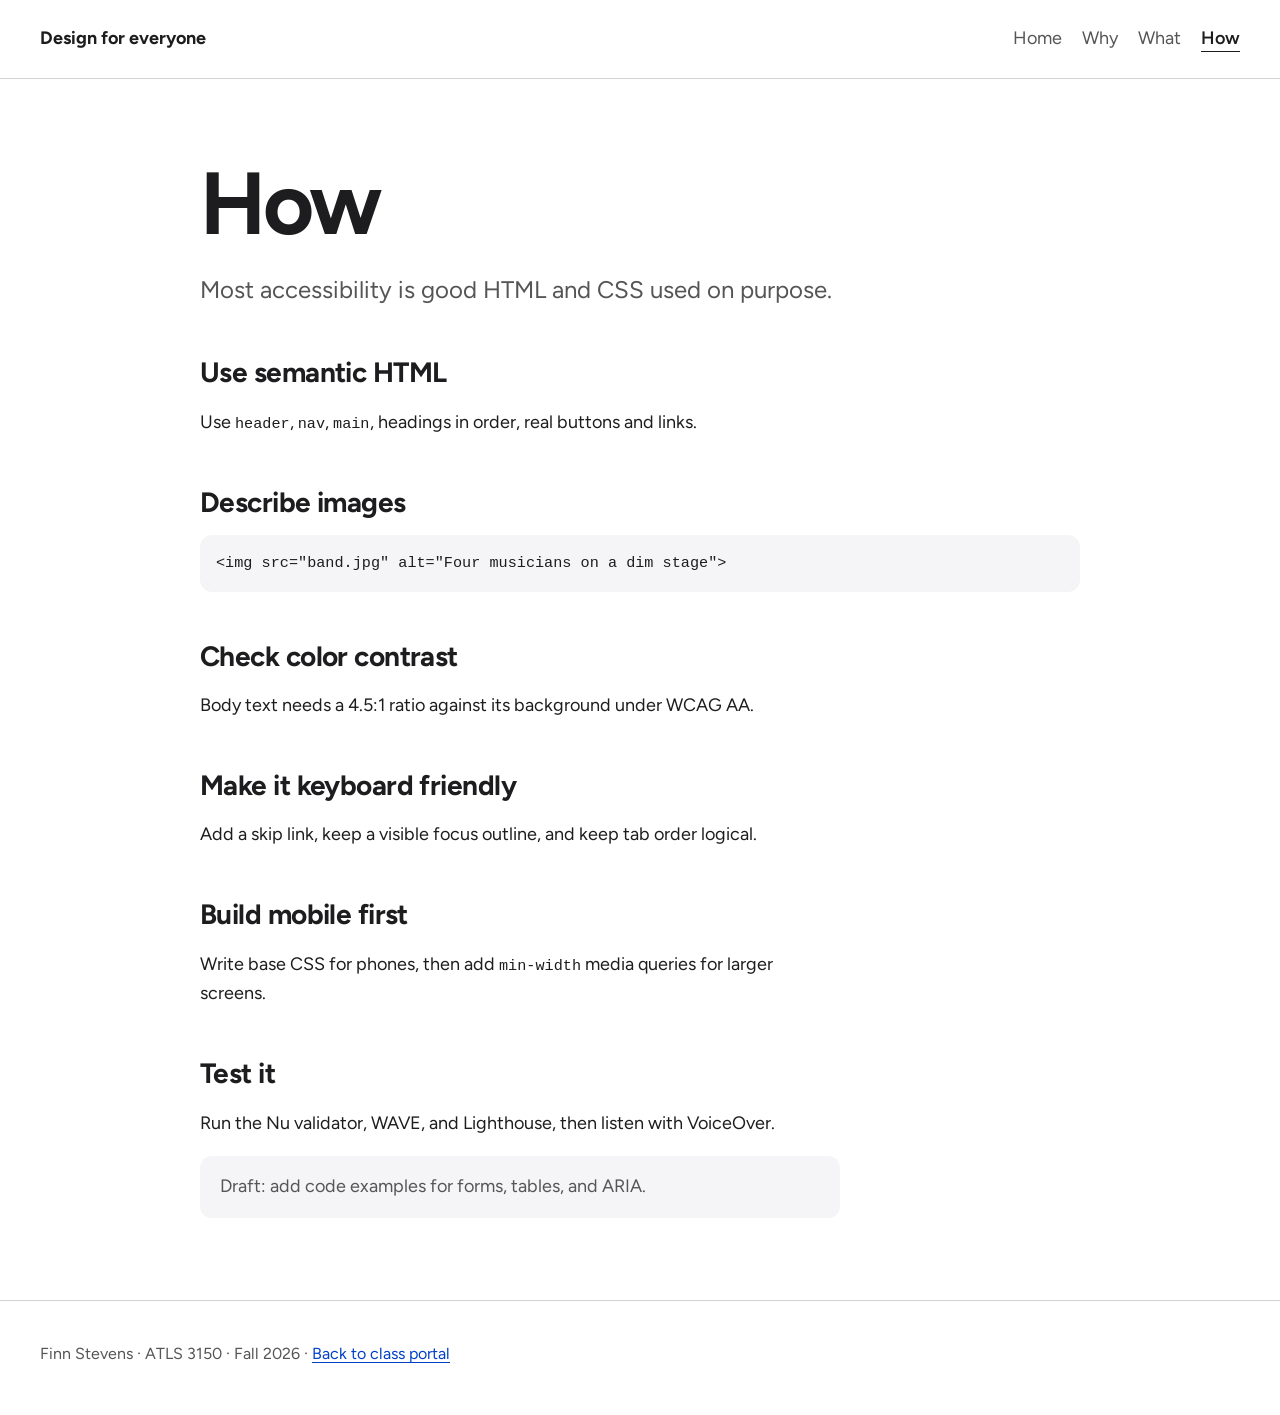
<file: final-project/how.html>
<!DOCTYPE html>
<html lang="en">
<head>
<meta charset="utf-8">
<meta name="viewport" content="width=device-width, initial-scale=1">
<title>How to build it</title>
<meta name="description" content="Why universal design matters, what it is, and how to build it into the web.">
<link rel="preconnect" href="https://fonts.googleapis.com">
<link rel="preconnect" href="https://fonts.gstatic.com" crossorigin>
<link href="https://fonts.googleapis.com/css2?family=Figtree:wght@400;600;700&display=swap" rel="stylesheet">
<link rel="stylesheet" href="css/style.css">
</head>
<body>
<a class="skip" href="#main">Skip to main content</a>
<header>
<a class="logo" href="index.html">Design for everyone</a>
<nav aria-label="Main"><ul><li><a href="index.html">Home</a></li><li><a href="why.html">Why</a></li><li><a href="what.html">What</a></li><li><a href="how.html" aria-current="page">How</a></li></ul></nav>
</header>
<main id="main">
<h1>How</h1>
<p class="lede">Most accessibility is good HTML and CSS used on purpose.</p>
<h2>Use semantic HTML</h2>
<p>Use <code>header</code>, <code>nav</code>, <code>main</code>, headings in order, real buttons and links.</p>
<h2>Describe images</h2>
<pre><code>&lt;img src="band.jpg" alt="Four musicians on a dim stage"&gt;</code></pre>
<h2>Check color contrast</h2>
<p>Body text needs a 4.5:1 ratio against its background under WCAG AA.</p>
<h2>Make it keyboard friendly</h2>
<p>Add a skip link, keep a visible focus outline, and keep tab order logical.</p>
<h2>Build mobile first</h2>
<p>Write base CSS for phones, then add <code>min-width</code> media queries for larger screens.</p>
<h2>Test it</h2>
<p>Run the Nu validator, WAVE, and Lighthouse, then listen with VoiceOver.</p>
<p class="note">Draft: add code examples for forms, tables, and ARIA.</p>
</main>
<footer>
<p>Finn Stevens &middot; ATLS 3150 &middot; Fall 2026 &middot; <a href="../index.html">Back to class portal</a></p>
</footer>
</body>
</html>
</file>
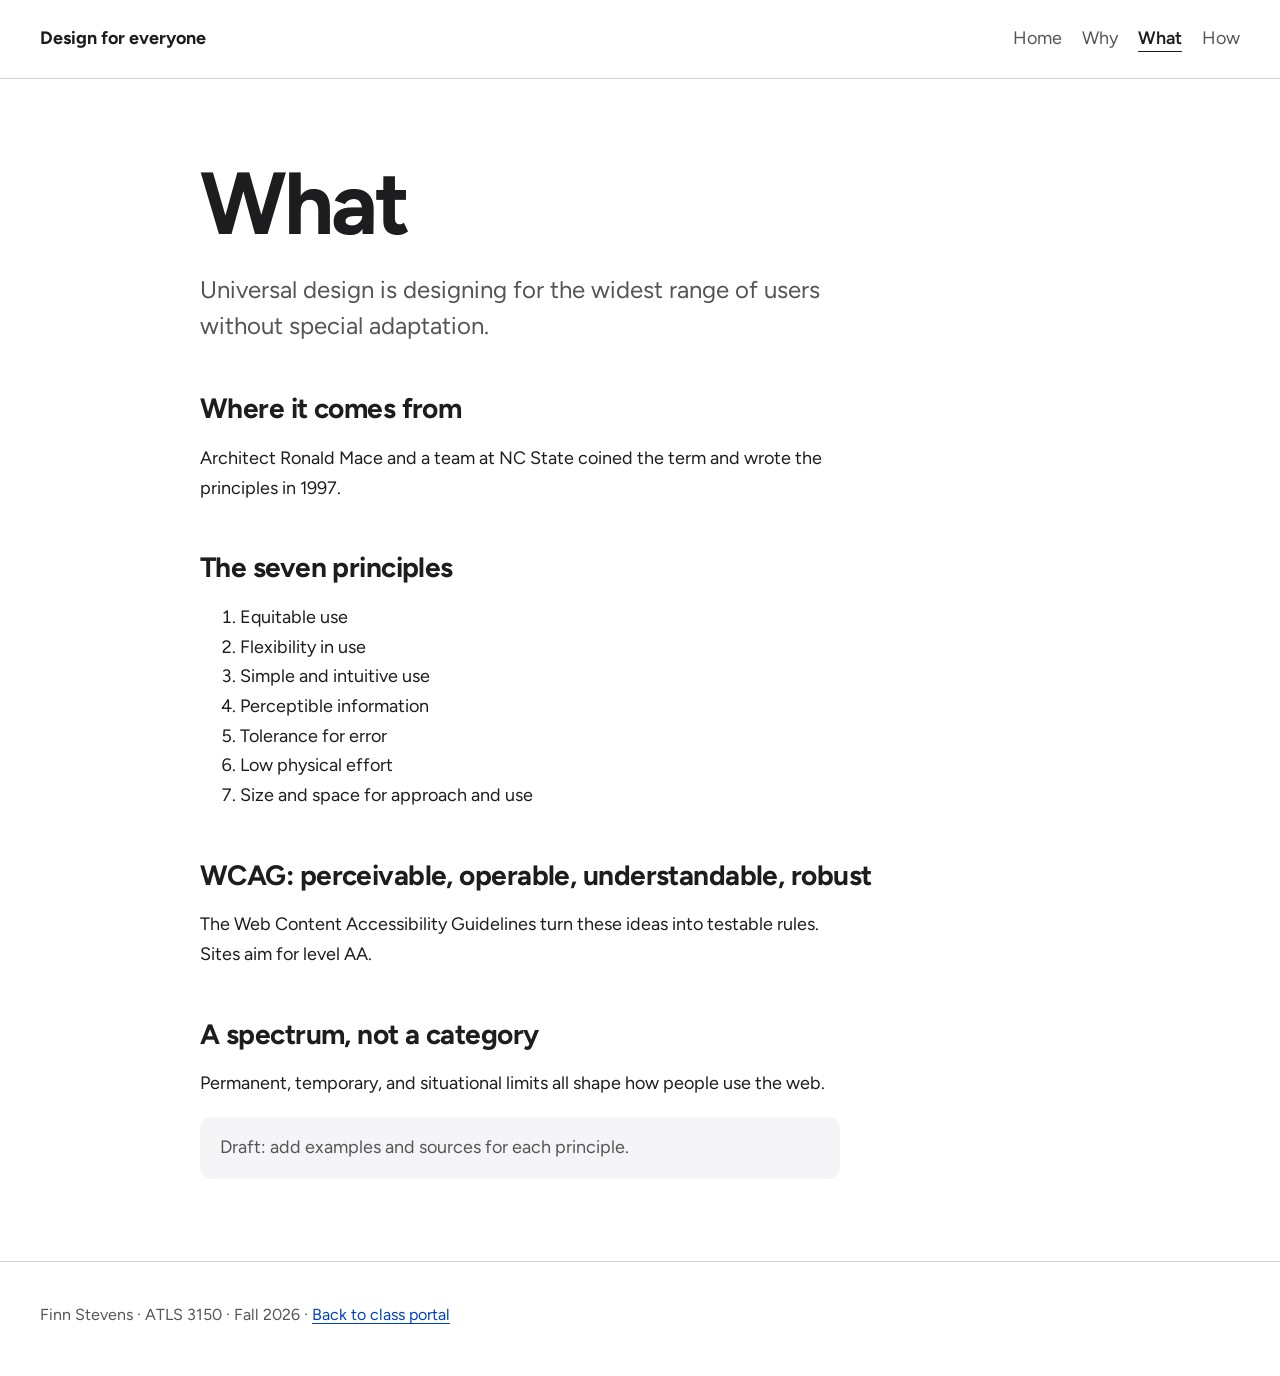
<file: final-project/what.html>
<!DOCTYPE html>
<html lang="en">
<head>
<meta charset="utf-8">
<meta name="viewport" content="width=device-width, initial-scale=1">
<title>What is universal design</title>
<meta name="description" content="Why universal design matters, what it is, and how to build it into the web.">
<link rel="preconnect" href="https://fonts.googleapis.com">
<link rel="preconnect" href="https://fonts.gstatic.com" crossorigin>
<link href="https://fonts.googleapis.com/css2?family=Figtree:wght@400;600;700&display=swap" rel="stylesheet">
<link rel="stylesheet" href="css/style.css">
</head>
<body>
<a class="skip" href="#main">Skip to main content</a>
<header>
<a class="logo" href="index.html">Design for everyone</a>
<nav aria-label="Main"><ul><li><a href="index.html">Home</a></li><li><a href="why.html">Why</a></li><li><a href="what.html" aria-current="page">What</a></li><li><a href="how.html">How</a></li></ul></nav>
</header>
<main id="main">
<h1>What</h1>
<p class="lede">Universal design is designing for the widest range of users without special adaptation.</p>
<h2>Where it comes from</h2>
<p>Architect Ronald Mace and a team at NC State coined the term and wrote the principles in 1997.</p>
<h2>The seven principles</h2>
<ol>
<li>Equitable use</li><li>Flexibility in use</li><li>Simple and intuitive use</li><li>Perceptible information</li><li>Tolerance for error</li><li>Low physical effort</li><li>Size and space for approach and use</li>
</ol>
<h2>WCAG: perceivable, operable, understandable, robust</h2>
<p>The Web Content Accessibility Guidelines turn these ideas into testable rules. Sites aim for level AA.</p>
<h2>A spectrum, not a category</h2>
<p>Permanent, temporary, and situational limits all shape how people use the web.</p>
<p class="note">Draft: add examples and sources for each principle.</p>
</main>
<footer>
<p>Finn Stevens &middot; ATLS 3150 &middot; Fall 2026 &middot; <a href="../index.html">Back to class portal</a></p>
</footer>
</body>
</html>
</file>
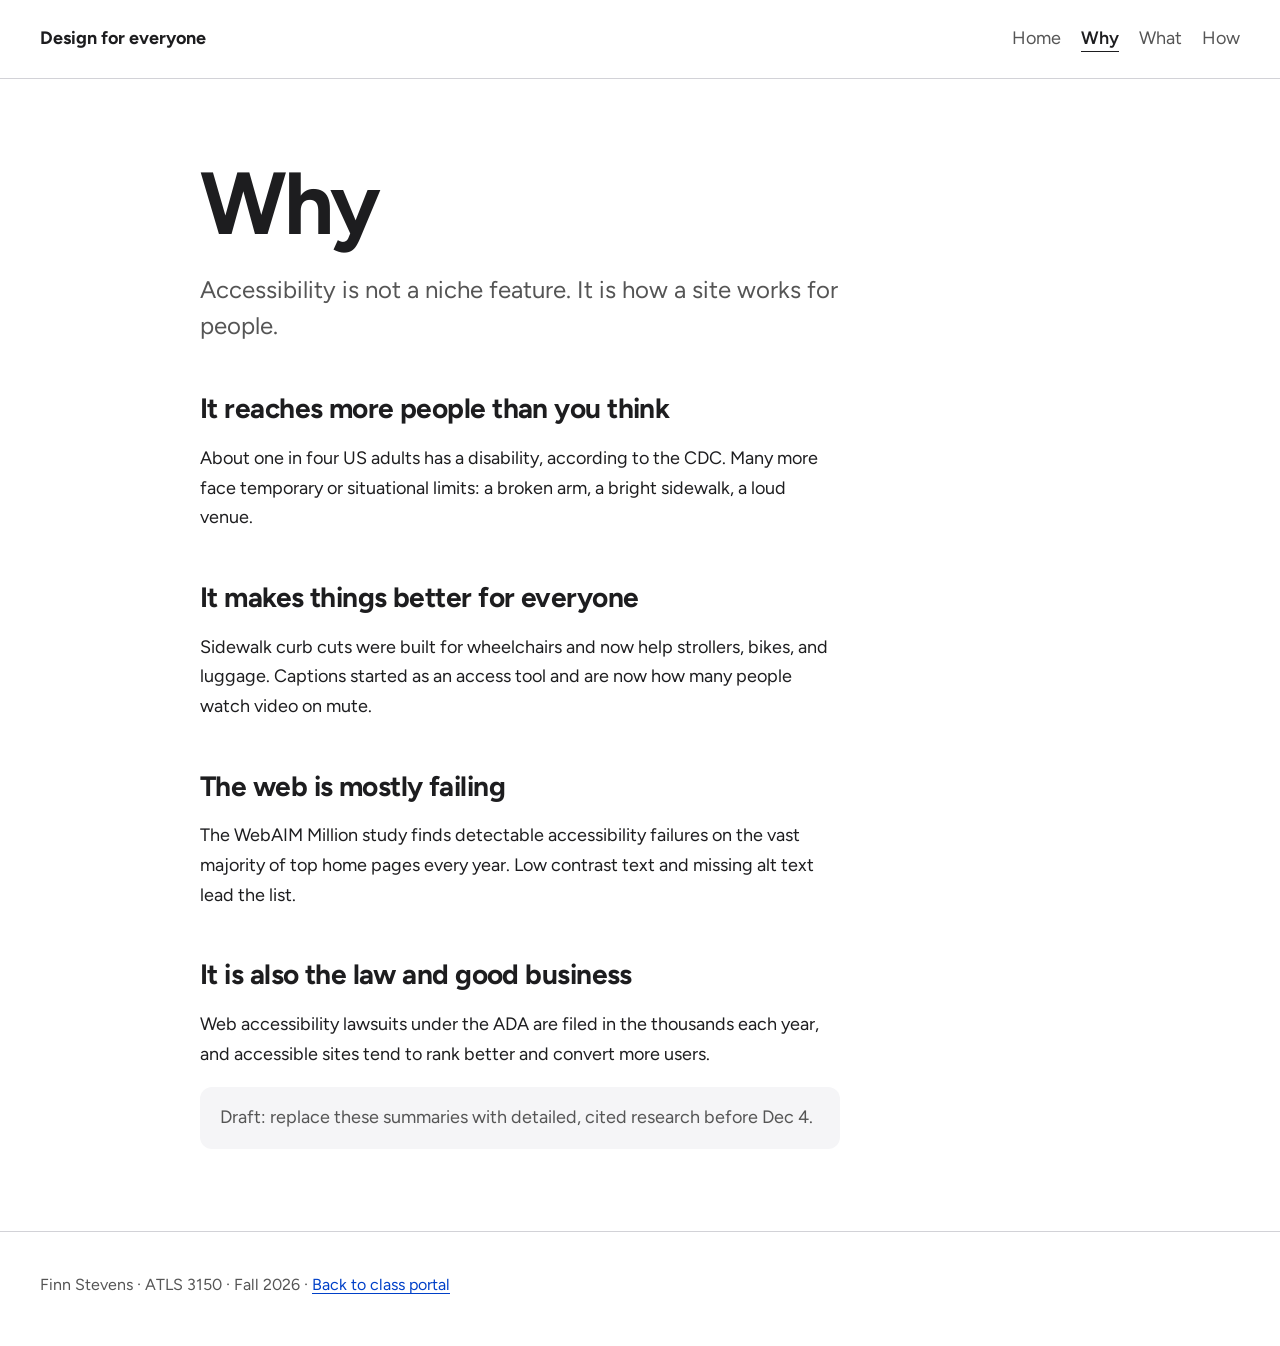
<file: final-project/why.html>
<!DOCTYPE html>
<html lang="en">
<head>
<meta charset="utf-8">
<meta name="viewport" content="width=device-width, initial-scale=1">
<title>Why universal design</title>
<meta name="description" content="Why universal design matters, what it is, and how to build it into the web.">
<link rel="preconnect" href="https://fonts.googleapis.com">
<link rel="preconnect" href="https://fonts.gstatic.com" crossorigin>
<link href="https://fonts.googleapis.com/css2?family=Figtree:wght@400;600;700&display=swap" rel="stylesheet">
<link rel="stylesheet" href="css/style.css">
</head>
<body>
<a class="skip" href="#main">Skip to main content</a>
<header>
<a class="logo" href="index.html">Design for everyone</a>
<nav aria-label="Main"><ul><li><a href="index.html">Home</a></li><li><a href="why.html" aria-current="page">Why</a></li><li><a href="what.html">What</a></li><li><a href="how.html">How</a></li></ul></nav>
</header>
<main id="main">
<h1>Why</h1>
<p class="lede">Accessibility is not a niche feature. It is how a site works for people.</p>
<h2>It reaches more people than you think</h2>
<p>About one in four US adults has a disability, according to the CDC. Many more face temporary or situational limits: a broken arm, a bright sidewalk, a loud venue.</p>
<h2>It makes things better for everyone</h2>
<p>Sidewalk curb cuts were built for wheelchairs and now help strollers, bikes, and luggage. Captions started as an access tool and are now how many people watch video on mute.</p>
<h2>The web is mostly failing</h2>
<p>The WebAIM Million study finds detectable accessibility failures on the vast majority of top home pages every year. Low contrast text and missing alt text lead the list.</p>
<h2>It is also the law and good business</h2>
<p>Web accessibility lawsuits under the ADA are filed in the thousands each year, and accessible sites tend to rank better and convert more users.</p>
<p class="note">Draft: replace these summaries with detailed, cited research before Dec 4.</p>
</main>
<footer>
<p>Finn Stevens &middot; ATLS 3150 &middot; Fall 2026 &middot; <a href="../index.html">Back to class portal</a></p>
</footer>
</body>
</html>
</file>
<file: final-project/css/style.css>
/* Mobile first: base styles are for phones; wider layouts are added with min-width queries. */
:root{--bg:#fff;--ink:#1d1d1f;--mute:#555;--line:#d2d2d7;--soft:#f5f5f7;--accent:#0040c8;--max:44rem}
@media (prefers-color-scheme:dark){:root{--bg:#000;--ink:#f5f5f7;--mute:#b0b0b5;--line:#3a3a3c;--soft:#1c1c1e;--accent:#6aa3ff}}
*,*::before,*::after{box-sizing:border-box}
html{font-size:100%;-webkit-text-size-adjust:100%}
body{margin:0;background:var(--bg);color:var(--ink);font:1.125rem/1.65 "Figtree",system-ui,-apple-system,"Segoe UI",sans-serif}
.skip{position:absolute;left:1rem;top:-4rem;background:var(--ink);color:var(--bg);padding:.75rem 1rem;z-index:10}
.skip:focus{top:1rem}
a{color:var(--accent);text-underline-offset:.2em}
:focus-visible{outline:3px solid var(--accent);outline-offset:3px}
header,main,footer{padding:0 1.25rem}
header{display:flex;flex-wrap:wrap;justify-content:space-between;gap:.5rem 1.5rem;padding-top:1rem;padding-bottom:1rem;border-bottom:1px solid var(--line)}
.logo{font-weight:700;color:var(--ink);text-decoration:none;padding:.5rem 0}
nav ul{display:flex;flex-wrap:wrap;gap:0 1.25rem;list-style:none;margin:0;padding:0}
nav a{display:inline-block;padding:.5rem 0;min-height:2.75rem;color:var(--mute);text-decoration:none}
nav a:hover{color:var(--ink)}
nav a[aria-current="page"]{color:var(--ink);font-weight:600;text-decoration:underline;text-underline-offset:.4em}
main{max-width:var(--max);margin:0 auto;padding-top:3rem;padding-bottom:4rem}
h1{font-size:clamp(2.5rem,11vw,5.5rem);line-height:1.02;letter-spacing:-.035em;font-weight:700;margin:0 0 1.5rem}
h2{font-size:1.75rem;line-height:1.2;letter-spacing:-.02em;margin:3rem 0 .75rem}
h3{font-size:1.25rem;margin:2rem 0 .25rem}
p,ul,ol{max-width:40rem}
.lede{font-size:1.375rem;line-height:1.5;color:var(--mute)}
.paths{display:grid;gap:0;margin:3rem 0 0;padding:0;list-style:none;border-top:1px solid var(--line)}
.paths a{display:block;padding:1.5rem 0;border-bottom:1px solid var(--line);color:var(--ink);text-decoration:none}
.paths strong{display:block;font-size:1.75rem;letter-spacing:-.02em}
.paths span{color:var(--mute)}
.paths a:hover strong{color:var(--accent)}
.note{background:var(--soft);padding:1rem 1.25rem;border-radius:.75rem;color:var(--mute)}
pre,code{font-family:ui-monospace,SFMono-Regular,Menlo,monospace;font-size:.95rem}
pre{background:var(--soft);padding:1rem;border-radius:.75rem;overflow-x:auto}
.table-wrap{overflow-x:auto}
table{border-collapse:collapse;width:100%;min-width:30rem}
th,td{text-align:left;padding:.75rem .75rem .75rem 0;border-bottom:1px solid var(--line);vertical-align:top}
footer{border-top:1px solid var(--line);padding-top:1.5rem;padding-bottom:2rem;color:var(--mute);font-size:1rem}
@media (min-width:48rem){header,main,footer{padding-left:2.5rem;padding-right:2.5rem}main{padding-top:5rem}.lede{font-size:1.5rem}.paths{grid-template-columns:repeat(3,1fr);gap:0 2rem;border-top:0}.paths a{border-top:1px solid var(--line);border-bottom:0}}
@media (min-width:75rem){main{max-width:60rem}p,ul,ol{max-width:40rem}}
@media (prefers-reduced-motion:reduce){*{transition:none!important;animation:none!important}}
</file>
<file: lab-4/style.css>
/* ==========================================================
   Lab #4: Accessible CSS Layout
   Color scheme: from Adobe Color (replace these five hex codes
   with your own saved theme from color.adobe.com if you like)
   ========================================================== */
:root {
  --navy: #0b132b;
  --slate: #1c2541;
  --steel: #3a506b;
  --teal: #5bc0be;
  --mist: #f2f5f7;
  --white: #ffffff;

  /* Two Google fonts */
  --heading-font: "Space Grotesk", Arial, Helvetica, sans-serif;
  --body-font: "Source Serif 4", Georgia, "Times New Roman", serif;
}

* {
  box-sizing: border-box;
}

/* ---------- Base styles (mobile first) ---------- */
body {
  margin: 0;
  background-color: var(--mist);
  color: var(--navy);
  font-family: var(--body-font);
  font-size: 1.125rem;
  line-height: 1.7;
}

h1, h2 {
  font-family: var(--heading-font);
  line-height: 1.2;
}

a {
  color: var(--steel);
}

a:focus-visible {
  outline: 3px solid var(--navy);
  outline-offset: 3px;
}

/* Hidden visually but still read by screen readers */
.visually-hidden {
  position: absolute;
  width: 1px;
  height: 1px;
  margin: -1px;
  padding: 0;
  overflow: hidden;
  clip: rect(0, 0, 0, 0);
  white-space: nowrap;
  border: 0;
}

/* Skip navigation: slides into view when you tab to it */
.skip-link {
  position: absolute;
  top: -4rem;
  left: 0;
  z-index: 10;
  padding: 0.75rem 1.25rem;
  background-color: var(--teal);
  color: var(--navy);
  font-family: var(--heading-font);
  font-weight: 700;
}

.skip-link:focus {
  top: 0;
}

/* ---------- GRID: overall page layout ----------
   Mobile = one column. Order on screen:
   header, nav, facts, main, listen, footer             */
body {
  display: grid;
  grid-template-columns: 1fr;
  grid-template-areas:
    "header"
    "nav"
    "facts"
    "main"
    "listen"
    "footer";
}

header  { grid-area: header; }
nav     { grid-area: nav; }
main    { grid-area: main; }
.facts  { grid-area: facts; }
.listen { grid-area: listen; }
footer  { grid-area: footer; }

/* ---------- Header ---------- */
header {
  background-color: var(--navy);
  color: var(--white);
  padding: 2rem 1.25rem 1.5rem;
}

header h1 {
  margin: 0;
  font-size: 2.25rem;
}

header p {
  margin: 0.5rem 0 0;
  color: var(--teal);
  font-family: var(--heading-font);
  font-size: 1.1rem;
}

/* ---------- FLEXBOX: nav links ----------
   Mobile = vertical stack of big, thumb-able buttons    */
nav {
  background-color: var(--slate);
  padding: 1rem;
}

nav ul {
  display: flex;
  flex-direction: column;
  gap: 0.75rem;
  margin: 0;
  padding: 0;
  list-style: none;
}

nav a {
  display: flex;
  align-items: center;
  min-height: 3.25rem;            /* 52px: easy to tap with a thumb */
  padding: 0.5rem 1.25rem;
  background-color: var(--steel);
  color: var(--white);
  border-radius: 10px;
  font-family: var(--heading-font);
  font-size: 1.15rem;
  font-weight: 500;
  text-decoration: none;
}

nav a:hover {
  background-color: var(--teal);
  color: var(--navy);
}

nav a:focus-visible {
  outline: 3px solid var(--teal);
  outline-offset: 3px;
}

/* ---------- Main content ---------- */
main {
  padding: 1.5rem 1.25rem;
}

main section {
  scroll-margin-top: 1rem;
}

main h2 {
  margin: 1.5rem 0 0.5rem;
  color: var(--slate);
  font-size: 1.75rem;
}

main section:first-child h2 {
  margin-top: 0;
}

main p {
  max-width: 65ch;
  margin: 0 0 1em;
}

/* ---------- Asides ---------- */
aside {
  margin: 1rem 1.25rem;
  padding: 1.25rem;
  background-color: var(--white);
  border-left: 6px solid var(--teal);
  border-radius: 0 10px 10px 0;
  align-self: start;
}

aside h2 {
  margin: 0 0 0.75rem;
  color: var(--slate);
  font-size: 1.3rem;
}

aside p {
  margin: 0 0 0.5em;
}

aside ul {
  margin: 0;
  padding-left: 1.25rem;
}

aside li {
  margin-bottom: 0.4rem;
}

dt {
  color: var(--steel);
  font-family: var(--heading-font);
  font-size: 0.95rem;
  font-weight: 700;
}

dd {
  margin: 0 0 0.75rem;
}

/* ---------- Footer ---------- */
footer {
  padding: 1.5rem 1.25rem;
  background-color: var(--navy);
  color: var(--mist);
  text-align: center;
  font-size: 1rem;
}

footer p {
  margin: 0;
}

/* ==========================================================
   TABLET (640px and wider): two columns.
   Main on the left, both asides stacked on the right.
   Nav links switch from vertical to horizontal.
   ========================================================== */
@media (min-width: 40em) {
  body {
    grid-template-columns: 1fr 17rem;
    grid-template-rows: auto auto auto 1fr auto;
    grid-template-areas:
      "header header"
      "nav    nav"
      "main   facts"
      "main   listen"
      "footer footer";
  }

  header {
    padding: 2.5rem 2rem 2rem;
  }

  header h1 {
    font-size: 3.25rem;
  }

  nav {
    padding: 1rem 2rem;
  }

  nav ul {
    flex-direction: row;
    flex-wrap: wrap;
  }

  nav a {
    padding: 0.5rem 1.5rem;
  }

  main {
    padding: 2rem;
  }

  aside {
    margin: 1.5rem 2rem 0 0;
  }
}

/* ==========================================================
   DESKTOP (1024px and wider): three columns.
   Facts on the left, main in the middle, listen on the right.
   ========================================================== */
@media (min-width: 64em) {
  body {
    grid-template-columns: 16rem minmax(0, 1fr) 16rem;
    grid-template-rows: auto auto 1fr auto;
    grid-template-areas:
      "header header header"
      "nav    nav    nav"
      "facts  main   listen"
      "footer footer footer";
  }

  header,
  nav {
    padding-left: 2.5rem;
    padding-right: 2.5rem;
  }

  main {
    padding: 2rem 2.5rem;
  }

  aside {
    margin: 2rem 0 0 2rem;
  }

  .listen {
    margin: 2rem 2rem 0 0;
  }
}
</file>
<file: semantic-html5-part-2/style.css>
/* Semantic HTML5, Part 2 | Jonny Greenwood recode
   Fonts:   Lora (serif, headings) + Source Sans 3 (sans-serif, body), via Google Fonts
   Palette: Okabe-Ito colour-blind-safe set (blue, sky blue, orange, yellow) plus neutrals.
   Contrast (WCAG): ink on paper 15.7:1, link on paper 7.3:1, white on navy 14.7:1,
   sky on navy 6.4:1, muted on paper 7.9:1. All text passes AA and AAA. */

:root {
  --paper: #F9FBFD;
  --tint: #E4EEF6;
  --ink: #17212B;
  --muted: #44505C;
  --navy: #0A2A43;
  --link: #00588F;
  --visited: #7A3B69;
  --sky: #56B4E9;
  --orange: #D55E00;
  --amber: #E69F00;
  --yellow: #F0E442;
  --rule: #B8C7D4;
  --serif: "Lora", Georgia, "Times New Roman", serif;
  --sans: "Source Sans 3", "Helvetica Neue", Arial, sans-serif;
}

*, *::before, *::after { box-sizing: border-box; }

html { font-size: 112.5%; scroll-behavior: smooth; }
@media (prefers-reduced-motion: reduce) { html { scroll-behavior: auto; } }

body {
  margin: 0;
  background: var(--paper);
  color: var(--ink);
  font-family: var(--sans);
  line-height: 1.65;
}

/* Hide only visually, but keep available for screen readers */
.sr-only {
  border: 0;
  clip: rect(0, 0, 0, 0);
  height: 1px;
  margin: -1px;
  overflow: hidden;
  padding: 0;
  position: absolute;
  white-space: nowrap;
  width: 1px;
}

/* Skip link: hidden with the clip method until a keyboard user tabs to it */
.skip-link:focus {
  clip: auto;
  height: auto;
  width: auto;
  margin: 0;
  overflow: visible;
  padding: 0.75rem 1rem;
  top: 0.5rem;
  left: 0.5rem;
  z-index: 10;
  background: var(--yellow);
  color: var(--navy);
  font-weight: 600;
}

/* Auto-centering wrapper: ch is the width of a "0", so 90ch holds lines to about 100 characters */
.wrapper {
  width: min(100% - 2rem, 90ch);
  margin-inline: auto;
  padding-block: 1.5rem 3rem;
}

/* Links */
a { color: var(--link); text-decoration-thickness: 0.08em; text-underline-offset: 0.18em; }
a:visited { color: var(--visited); }
a:hover { text-decoration-thickness: 0.16em; }
:focus-visible { outline: 3px solid var(--orange); outline-offset: 3px; }

/* Header */
.wrapper > header {
  background: var(--navy);
  color: #fff;
  padding: 2rem 1.5rem;
  border-bottom: 6px solid var(--amber);
}
.wrapper > header p { margin: 0.25rem 0; }
.wrapper > header a,
.wrapper > header a:visited { color: var(--sky); }
.wrapper > header :focus-visible { outline-color: var(--yellow); }

/* Headings */
h1, h2, h3 {
  font-family: var(--serif);
  color: var(--navy);
  line-height: 1.2;
  text-wrap: balance;
}
h1 {
  color: #fff;
  font-size: clamp(2.4rem, 6vw, 3.6rem);
  font-weight: 700;
  line-height: 1.1;
  margin: 0 0 0.5rem;
}
h2 { font-size: 1.9rem; font-weight: 700; }
h3 { font-size: 1.4rem; font-weight: 500; margin: 2rem 0 0.5rem; }
main h2 { margin: 3rem 0 1rem; padding-top: 1rem; border-top: 3px solid var(--orange); }
[id] { scroll-margin-top: 1rem; }

/* Contents navigation */
.wrapper > nav {
  background: var(--tint);
  border-left: 6px solid var(--link);
  margin: 1.5rem 0 2rem;
  padding: 1rem 1.5rem 1.25rem;
}
nav h2 { font-size: 1.35rem; margin: 0 0 0.5rem; }
nav ul { margin: 0; padding-left: 1.25rem; }
nav li { margin: 0.35rem 0; }
nav ul ul { margin-top: 0.35rem; }
@media (min-width: 48rem) {
  nav > ul { columns: 2; column-gap: 2.5rem; }
  nav > ul > li { break-inside: avoid; }
}

/* Body text */
p { margin: 0 0 1.1rem; }
cite { font-style: italic; }

/* Figure: stacked on small screens, floats beside the text on wide ones */
figure { margin: 0 auto 1.5rem; max-width: 22rem; }
figure img { display: block; width: 100%; height: auto; }
figcaption { color: var(--muted); font-size: 0.9rem; font-style: italic; margin-top: 0.5rem; }
@media (min-width: 52rem) {
  #intro figure { float: right; width: 17rem; margin: 0.25rem 0 1rem 2rem; }
  #intro aside { clear: both; }
}

/* Quick facts */
aside {
  background: var(--tint);
  border-left: 6px solid var(--amber);
  margin: 1.5rem 0;
  padding: 0.5rem 1.5rem 1rem;
}
aside h3 { margin-top: 0.75rem; }
dl { display: grid; grid-template-columns: max-content 1fr; gap: 0.4rem 1.25rem; margin: 0; }
dt { font-weight: 600; }
dd { margin: 0; }

/* Pull quote */
blockquote {
  margin: 1.5rem 0;
  padding: 0.25rem 0 0.25rem 1.25rem;
  border-left: 4px solid var(--orange);
  font-family: var(--serif);
  font-size: 1.1rem;
}
blockquote footer { font-family: var(--sans); font-size: 0.9rem; color: var(--muted); margin-top: 0.5rem; }

/* Discography table */
table { width: 100%; border-collapse: collapse; font-size: 0.95rem; margin: 1rem 0; }
caption { text-align: left; color: var(--muted); font-weight: 600; padding-bottom: 0.5rem; }
th, td { text-align: left; padding: 0.6rem 0.75rem; border-bottom: 1px solid var(--rule); }
thead th { background: var(--navy); color: #fff; }
tbody th { font-weight: 600; }
tbody tr:nth-child(even) { background: var(--tint); }

/* Lists in the Sources section */
main ul li { margin: 0.4rem 0; }

/* Footer */
.wrapper > footer {
  margin-top: 3rem;
  padding-top: 1rem;
  border-top: 1px solid var(--rule);
  color: var(--muted);
  font-size: 0.9rem;
}
</file>
